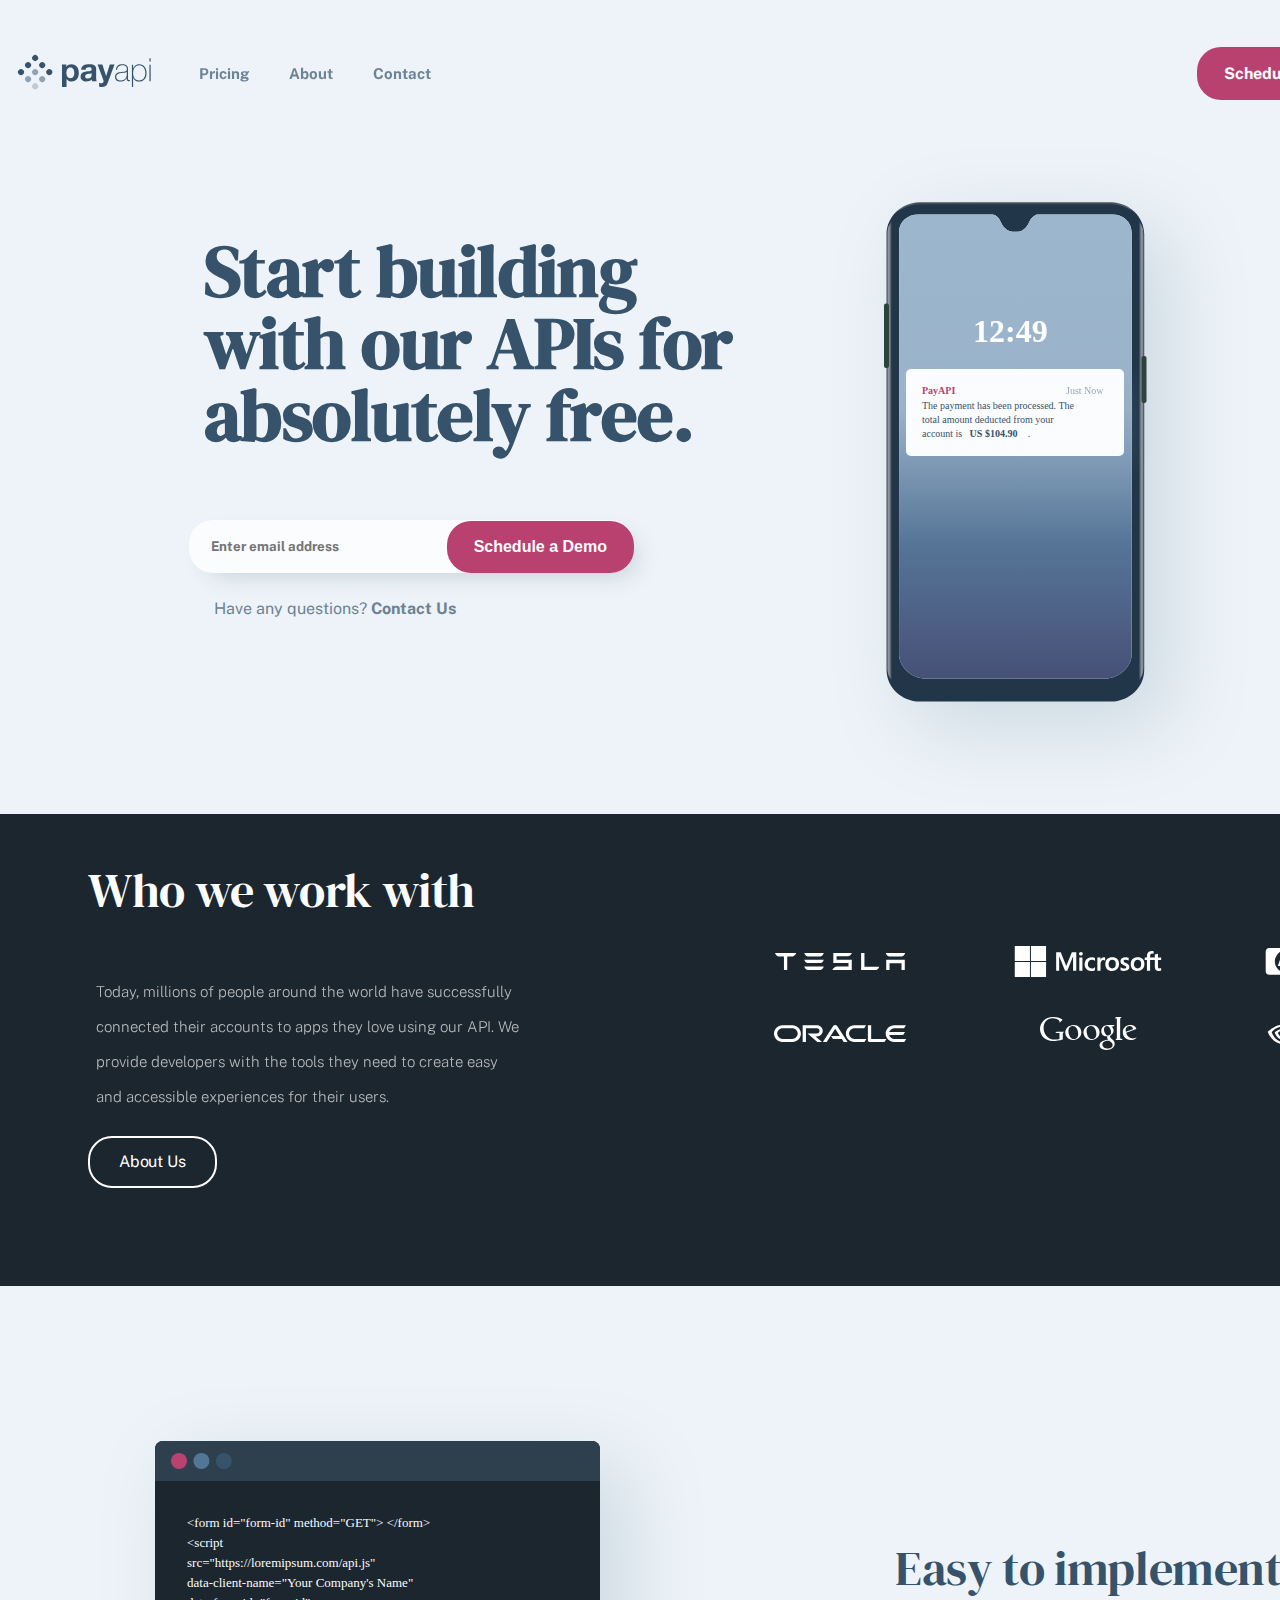
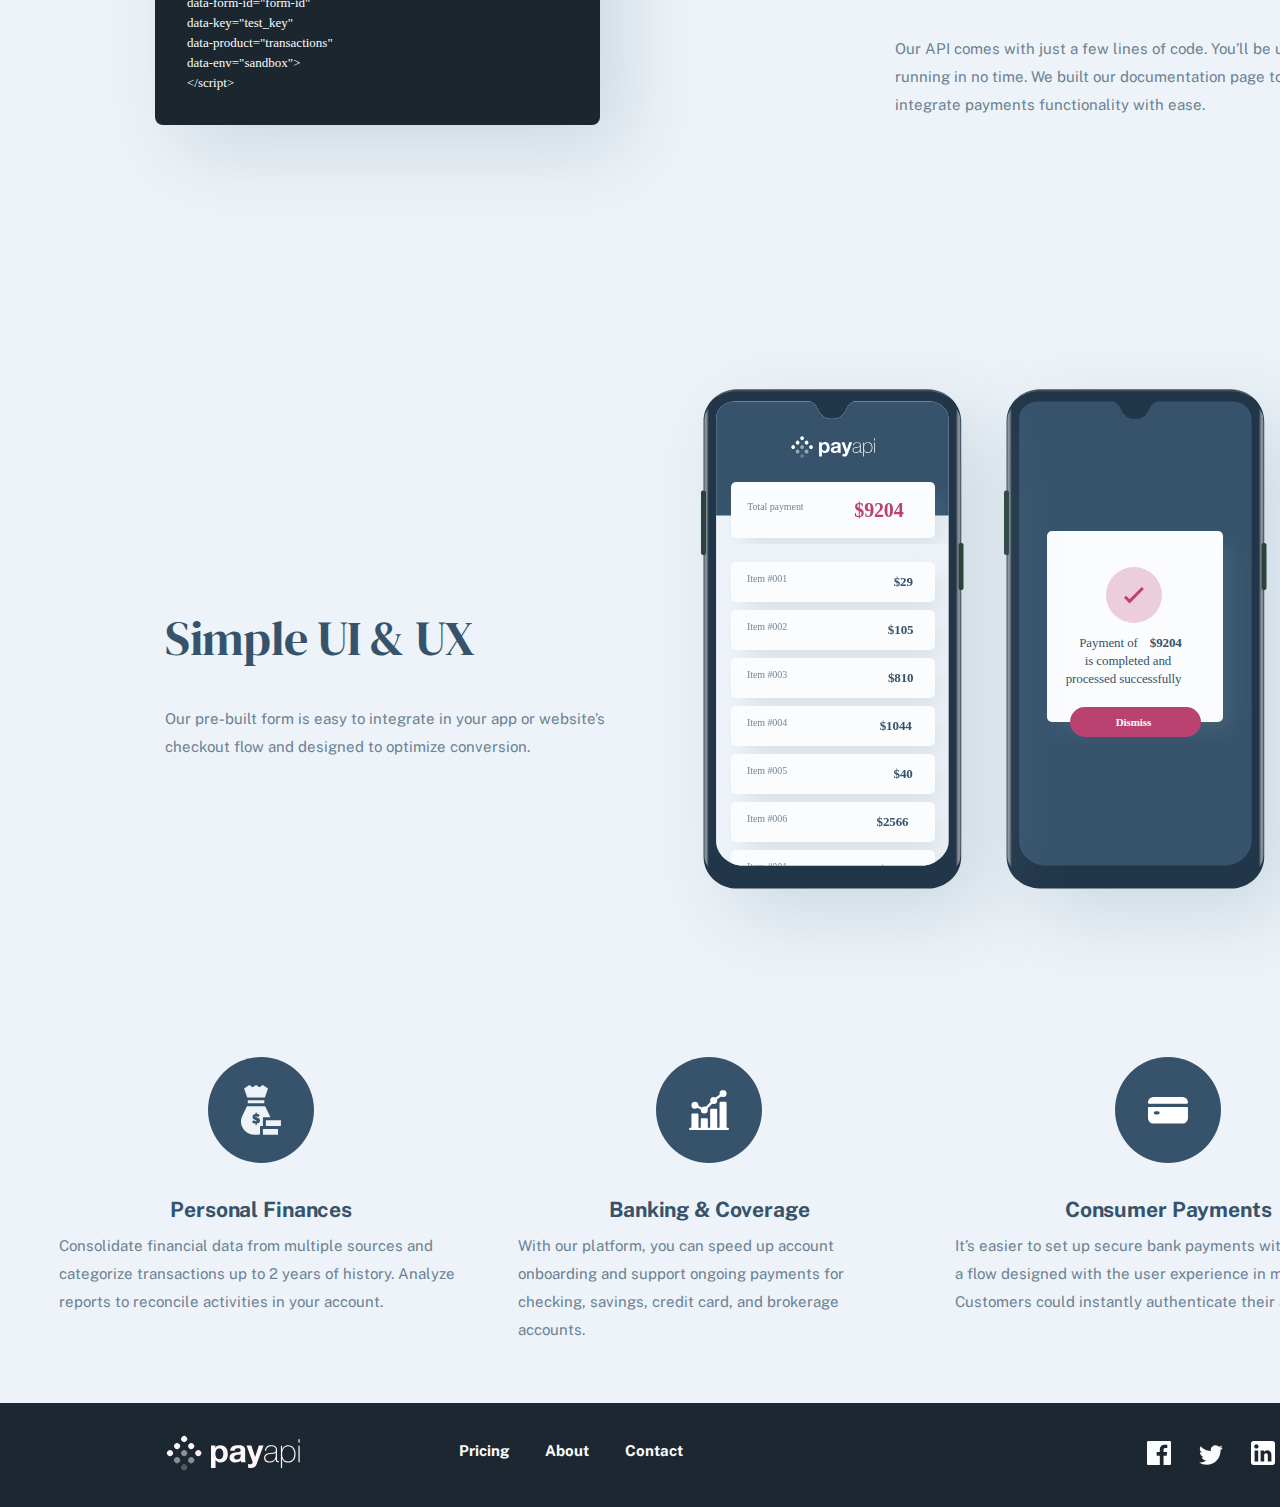
<file: index.html>
<!DOCTYPE html>
<html lang="en">

<head>
    <meta charset="UTF-8">
    <meta name="viewport" content="width=device-width, initial-scale=1.0">
    <title>Document</title>
    <link rel="stylesheet" href="style.css">
    <link rel="stylesheet" href="config.css">
    <link rel="stylesheet" href="footer.css">
    <link rel="stylesheet" href="top_navigation.css">
    <link rel="stylesheet" href="button.css">
    <link rel="stylesheet" href="media.css">
</head>

<body>
    <div class="fullscreen"> <!-- visas ekranas - uzdeta width ir height properties su backgroundu -->
        <header class="header-wrapper">
            <nav class="navigation container">
              <!-- Logo -->
              <a href="index.html" class="navigation__logo">
                <img src="./IMG/shared/desktop/logo.svg" alt="payapi logo" />
              </a>
              </button>
              <!-- Nav Links -->
              <ul class="navigation__list close">
                <li class="navigation__item">
                  <a class="navigation__link" href="pricing.html">Pricing</a>
                </li>
                <li class="navigation__item">
                  <a class="navigation__link" href="about.html">About</a>
                </li>
                <li class="navigation__item">
                  <a class="navigation__link" href="contact.html">Contact</a>
                </li>
                <li class="navigation__item">
                  <a class="navigation__link button primary" href="contact.html"
                    >Schedule a Demo</a
                  >
                </li>
              </ul>
            </nav>

        <header id="header"> <!-- first section, telefonas ir tekstas  -->

            <div class="cta">
                <div class="cta__container">
                    <img class="cta__img" src="./IMG/home/desktop/illustration-phone-mockup.svg"
                        alt="payapi in action on mobile phone">

                </div>
                <div class="cta__summary">
                    <h1 class="header__title">Start building with our APIs for absolutely free.</h1>
                    <form class="hero-form">
                        <input aria-label="Email Address" class="input" type="email"
                            placeholder="Enter email address" />
                        <button class="hero-form__button button primary" type="submit">
                            Schedule a Demo
                        </button>
                        <small class="hero-form__small">Have any questions?
                            <span class="hero-form__span">Contact Us</span>
                        </small>
                    </form>
                </div>
            </div>

        </header> <!-- first section end, iki tamsaus fono visi divai sudeti   -->

        <main id="main__home"> <!-- Sudeta tekstas ir logo visi, stilizavimo truksta, antro section pradzia  -->
            <section class="hero__container">
                <div class="hero">
                    <div class="hero__image__container">
                        <div class="hero__images">
                            <img class="hero__tesla hero__img hero__img__home" src="./IMG/shared/desktop/tesla.svg"
                            alt="tesla corporation private limited">
                        <img class="hero__microsoft hero__img hero__img__home" src="./IMG/shared/desktop/microsoft.svg"
                            alt="microsoft corporation private limited">
                        <img class="hero__hewlett hero__img hero__img__home" src="./IMG/shared/desktop/hewlett-packard.svg"
                            alt="hewlett parkard corporation private limited"><img
                            class="hero__oracle hero__img hero__img__home" src="./IMG/shared/desktop/oracle.svg"
                            alt="oracle corporation private limited">
                        <img class="hero__google hero__img hero__img__home" src="./IMG/shared/desktop/google.svg"
                            alt="google corporation private limited">
                        <img class="hero__nvidia hero__img hero__img__home" src="./IMG/shared/desktop/nvidia.svg"
                            alt="nvidia corporation private limited">
                        </div>
                    </div>
                    <div class="hero_signup">
                        <h2 class="hero__title">Who we work with</h2>
                        <p class="hero__summary">Today, millions of people around the world have successfully connected
                            their accounts to apps they love using our API. We provide developers with the tools they
                            need to create easy and accessible experiences for their users.</p>
                            <div class="button_about_us">
                            <a class="link--btn" href="/about">About Us</a>
                        </div>
                    </div>
                </div>
            </section> <!-- antro section pabaiga   -->

            <section class="secondary__cards">
                <div class="cards__one">
                    <div class="terminal_card">
                        <div class="card__holder">
                            <img class="card__img " src="./IMG/home/desktop/illustration-easy-to-implement.svg"
                                alt="illustration on implementation">
                        </div>
                        <div class="card__description">
                            <h2 class="card__title">Easy to implement</h2>
                            <p class="card__summary">Our API comes with just a few lines of code. You’ll be up and
                                running in no time. We built our documentation page to integrate payments functionality
                                with ease.</p>
                        </div>
                    </div>
                    <div class="two_phones_card">
                        <div class="card__holder">
                            <img class="card__img " src="./IMG/home/desktop/illustration-simple-ui.svg" alt="">
                        </div>
                        <div class="card__description">
                            <h2 class="card__title2">Simple UI &amp; UX</h2>
                            <p class="card__summary">Our pre-built form is easy to integrate in your app or website’s
                                checkout flow and designed to optimize conversion.</p>
                        </div>

                    </div>
                </div>
                <div class="cards__two">
                    <div class="card">
                        <div class="first_banking_icon">
                            <img class="card__img" src="./IMG/home/desktop/icon-personal-finances.svg"
                                alt="personal finances steps">
                        </div>
                        <div class="first_div_element_personal_finances">
                            <h3 class="card__subtitle">Personal Finances</h3>
                        </div>
                        <div class="first_paragpraph_cards_two">
                            <p class="card__summary"> Consolidate financial data from multiple sources and categorize
                                transactions up to 2 years of history. Analyze reports to reconcile activities in your
                                account.</p>
                        </div>
                    </div>
                    <div class="card">
                        <div class="second_stock_icon">
                            <img class="card__img" src="./IMG/home/desktop/icon-banking-and-coverage.svg"
                                alt="types of banking and coverage">
                        </div>
                        <div class="second_div_element_stock_market">
                            <h3 class="card__subtitle">Banking &amp; Coverage</h3>
                        </div>
                        <div class="second_paragpraph_cards_two">
                            <p class="card__summary">With our platform, you can speed up account onboarding and support
                                ongoing payments for checking, savings, credit card, and brokerage accounts.</p>
                        </div>
                    </div>
                    <div class="card">
                        <div class="third_wallet_icon">
                            <img class="card__img" src="./IMG/home/desktop/icon-consumer-payments.svg"
                                alt="banking payments systems">
                        </div>
                        <div class="third_div_element_wallet_icon">
                            <h3 class="card__subtitle">Consumer Payments</h3>
                        </div>
                        <div class="third_paragpraph_cards_two">
                            <p class="card__summary">It’s easier to set up secure bank payments with us through a flow
                                designed with the user experience in mind. Customers could instantly authenticate their
                                account.</p>
                        </div>

                    </div>
                </div>
            </section>
            

        </main>
        <footer class="footer">
  
            <div class="footer_logo">
              <a href="index.html"><img src="./IMG/shared/desktop/logo.svg" alt=" payapi logo"></a>
            </div>
      
            <div class="footer_section">
      
              <div class="footer_links links">
                <a href="pricing.html">Pricing</a>
                <a href="about.html">About</a>
                <a href="contact.html">Contact</a>
              </div>
      
              <div class="footer_social">
              <img src="IMG/shared/desktop/facebook.svg" alt="facebook">
              <img src="IMG/shared/desktop/twitter.svg" alt="twitter">
              <img src="IMG/shared/desktop/linkedin.svg" alt="linkedin">
    
              </div>
              
            </div>
           
          </footer>
  
    </div>

</body>

</html>
</file>
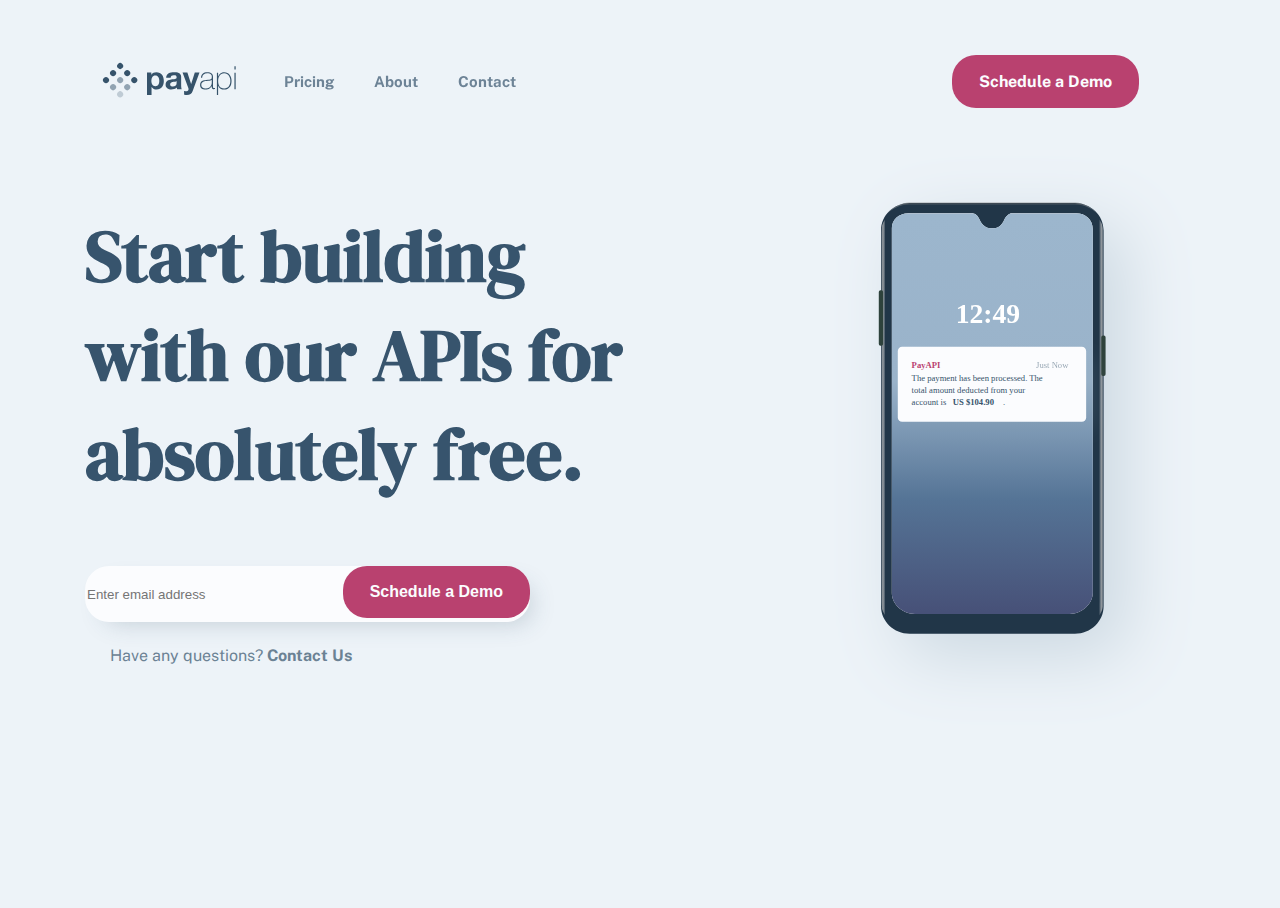
<file: Headeris/Bandymas/index.html>
<!DOCTYPE html>
<html lang="en">
<head>
    <meta charset="UTF-8">
    <title>Document</title>
    <link rel="stylesheet" href="navigation.css">
    <link rel="stylesheet" href="hero.css">
    <link rel="stylesheet" href="main.css">
    <link rel="stylesheet" href="button.css">
</head>
<body>
    <header class="header-wrapper">
      <nav class="navigation container">
        <!-- Logo -->
        <a href="index.html" class="navigation__logo">
          <img src="IMG/Group 21.svg" alt="payapi logo" />
        </a>
        </button>
        <!-- Nav Links -->
        <ul class="navigation__list close">
          <li class="navigation__item">
            <a class="navigation__link" href="pricing.html">Pricing</a>
          </li>
          <li class="navigation__item">
            <a class="navigation__link" href="about.html">About</a>
          </li>
          <li class="navigation__item">
            <a class="navigation__link" href="contact.html">Contact</a>
          </li>
          <li class="navigation__item">
            <a class="navigation__link button primary" href="contact.html"
              >Schedule a Demo</a
            >
          </li>
        </ul>
      </nav>
      <!-- Hero section -->
      <section class="homepage-hero container">
        <img
          class="homepage-hero__img"
          src="IMG/assets/home/desktop/illustration-phone-mockup.svg"
          alt="illustration mockup"
        />
        <div class="homepage-hero__left">
          <h1 class="homepage-hero__tagline">
            Start building with our APIs for absolutely free.
          </h1>
          <form class="hero-form">
            <input
              aria-label="Email Address"
              class="input"
              type="email"
              placeholder="Enter email address"
            />
            <button class="hero-form__button button primary" type="submit">
              Schedule a Demo
            </button>
            <small class="hero-form__small"
              >Have any questions?
              <span class="hero-form__span"  >Contact Us</span>
            </small>
          </form>
        </div>
      </section>
    </header>
</body>
</html>
</file>
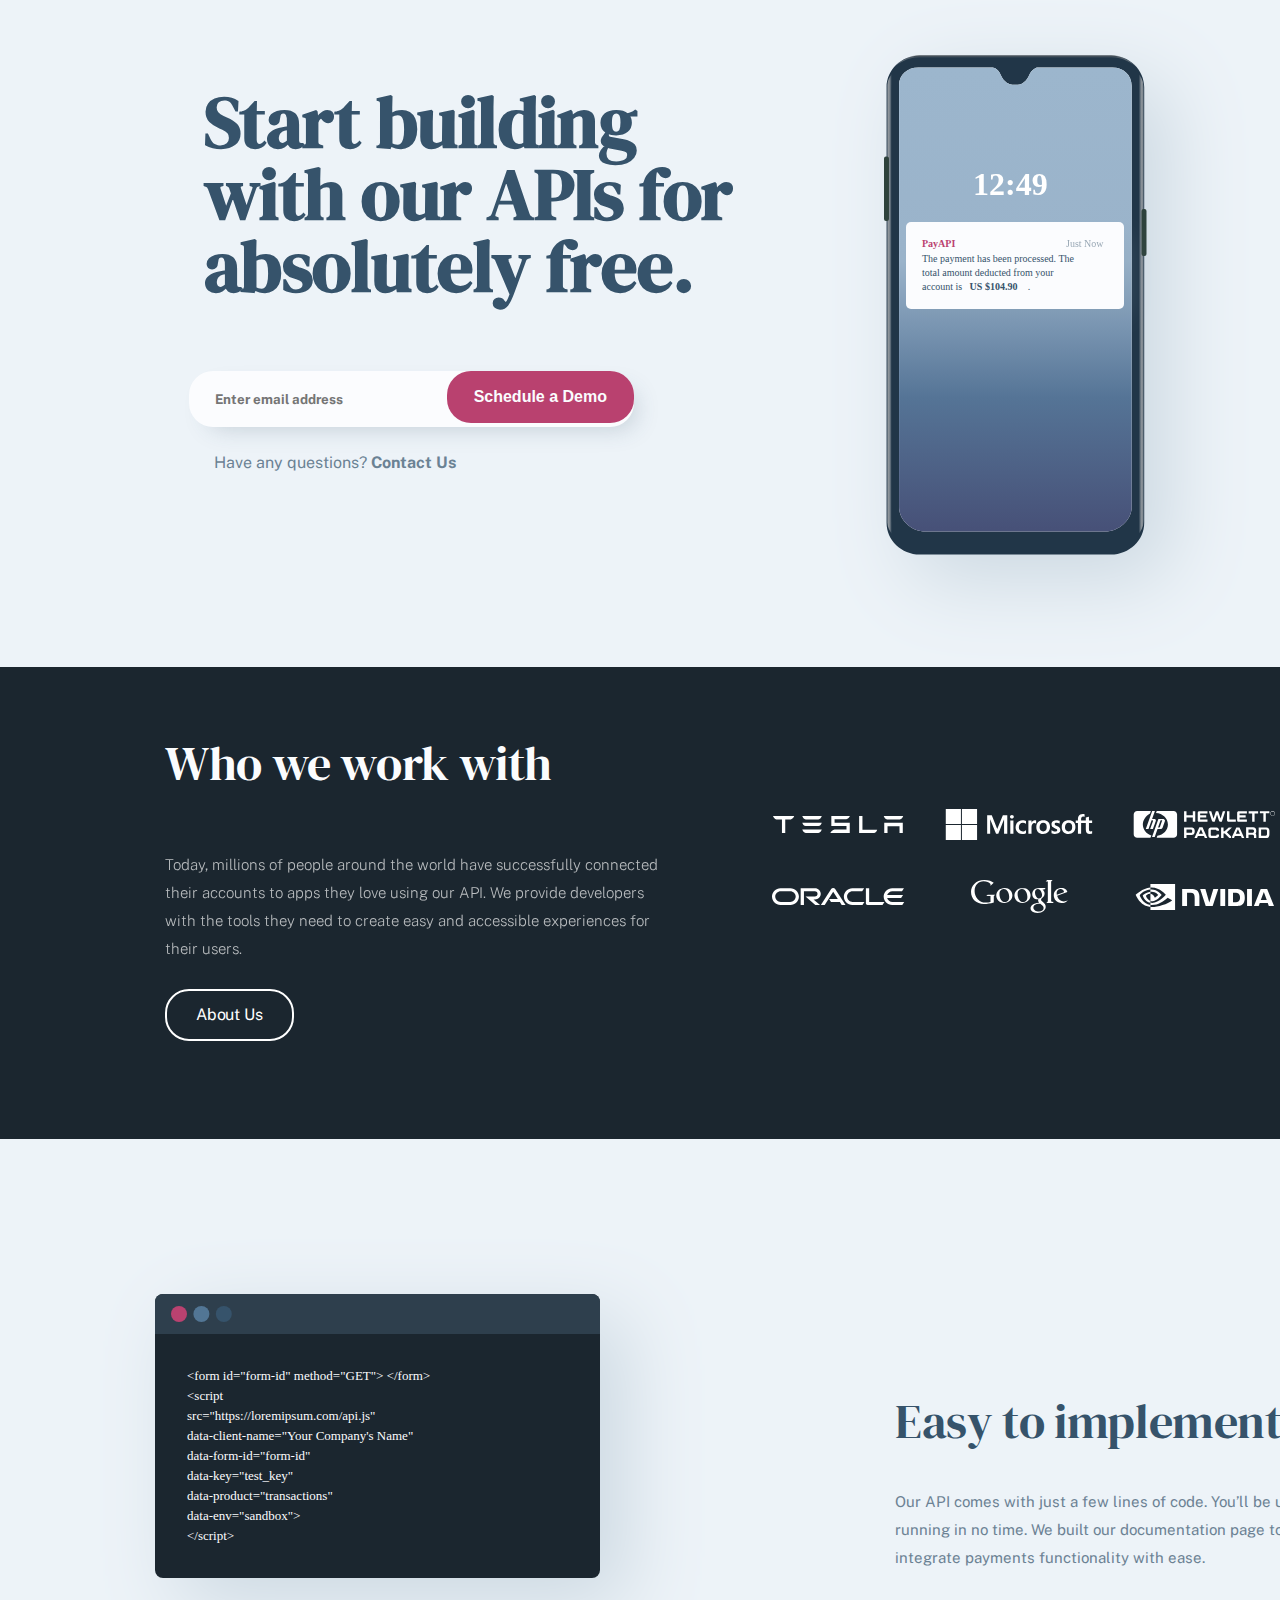
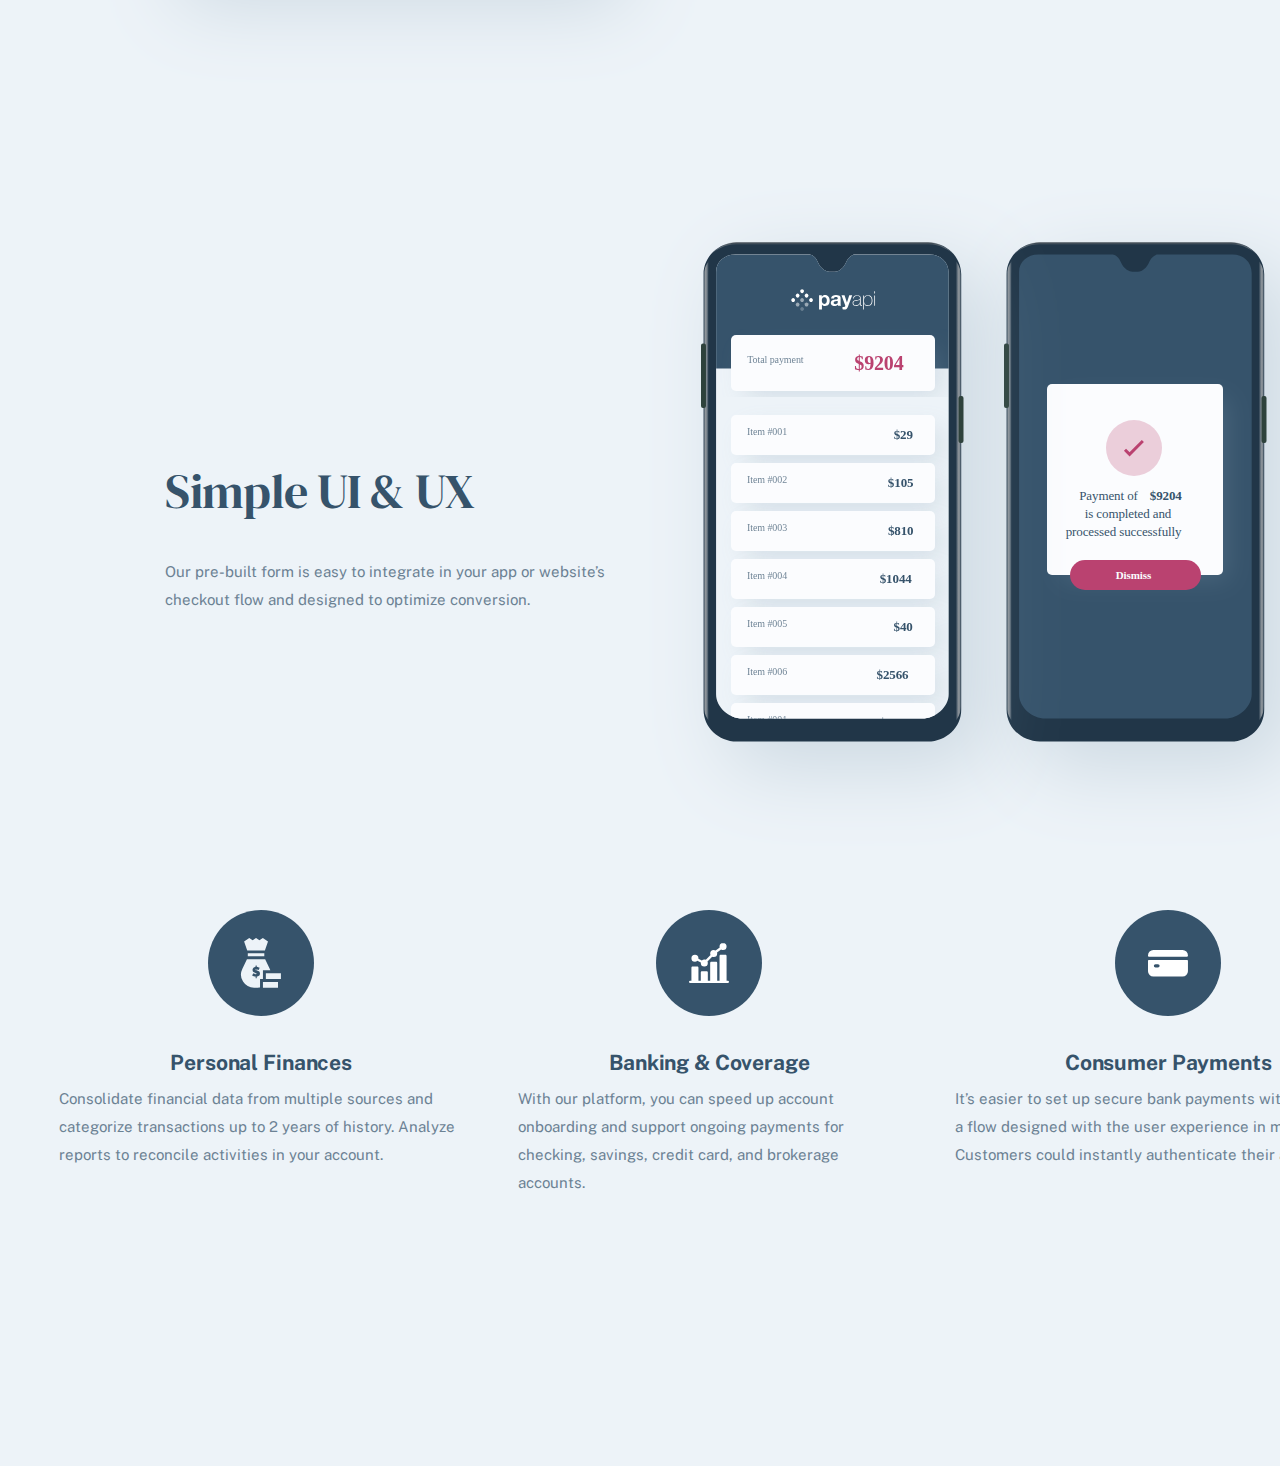
<file: Ziemos Projektas 1/Ziemos Projektas/index.html>
<!DOCTYPE html>
<html lang="en">

<head>
    <meta charset="UTF-8">
    <meta name="viewport" content="width=device-width, initial-scale=1.0">
    <title>Document</title>
    <link rel="stylesheet" href="style.css">
    <link rel="stylesheet" href="config.css">
</head>

<body>
    <div class="fullscreen"> <!-- visas ekranas - uzdeta width ir height properties su backgroundu -->

        <header id="header"> <!-- first section, telefonas ir tekstas  -->

            <div class="cta">
                <div class="cta__container">
                    <img class="cta__img" src="./images/illustration-phone-mockup.svg"
                        alt="payapi in action on mobile phone">

                </div>
                <div class="cta__summary">
                    <h1 class="header__title">Start building with our APIs for absolutely free.</h1>
                    <form class="hero-form">
                        <input aria-label="Email Address" class="input" type="email"
                            placeholder="Enter email address" />
                        <button class="hero-form__button button primary" type="submit">
                            Schedule a Demo
                        </button>
                        <small class="hero-form__small">Have any questions?
                            <span class="hero-form__span">Contact Us</span>
                        </small>
                    </form>
                </div>
            </div>

        </header> <!-- first section end, iki tamsaus fono visi divai sudeti   -->

        <main id="main__home"> <!-- Sudeta tekstas ir logo visi, stilizavimo truksta, antro section pradzia  -->
            <section class="hero__container">
                <div class="hero">
                    <div class="hero__image__container">
                        <div class="hero__images">
                            <img class="hero__tesla hero__img hero__img__home" src="./images/tesla.svg"
                                alt="tesla corporation private limited">
                            <img class="hero__microsoft hero__img hero__img__home" src="./images/microsoft.svg"
                                alt="microsoft corporation private limited">
                            <img class="hero__hewlett hero__img hero__img__home" src="./images/hewlett-packard.svg"
                                alt="hewlett parkard corporation private limited"><img
                                class="hero__oracle hero__img hero__img__home" src="./images/oracle.svg"
                                alt="oracle corporation private limited">
                            <img class="hero__google hero__img hero__img__home" src="./images/google.svg"
                                alt="google corporation private limited">
                            <img class="hero__nvidia hero__img hero__img__home" src="./images/nvidia.svg"
                                alt="nvidia corporation private limited">
                        </div>
                    </div>
                    <div class="hero_signup">
                        <h2 class="hero__title">Who we work with</h2>
                        <p class="hero__summary">Today, millions of people around the world have successfully connected
                            their accounts to apps they love using our API. We provide developers with the tools they
                            need to create easy and accessible experiences for their users.</p>
                            <div class="button_about_us">
                            <a class="link--btn" href="/about">About Us</a>
                        </div>
                    </div>
                </div>
            </section> <!-- antro section pabaiga   -->

            <section class="secondary__cards">
                <div class="cards__one">
                    <div class="terminal_card">
                        <div class="card__holder">
                            <img class="card__img " src="./images/illustration-easy-to-implement.svg"
                                alt="illustration on implementation">
                        </div>
                        <div class="card__description">
                            <h2 class="card__title">Easy to implement</h2>
                            <p class="card__summary">Our API comes with just a few lines of code. You’ll be up and
                                running in no time. We built our documentation page to integrate payments functionality
                                with ease.</p>
                        </div>
                    </div>
                    <div class="two_phones_card">
                        <div class="card__holder">
                            <img class="card__img " src="./images/illustration-simple-ui.svg" alt="">
                        </div>
                        <div class="card__description">
                            <h2 class="card__title2">Simple UI &amp; UX</h2>
                            <p class="card__summary">Our pre-built form is easy to integrate in your app or website’s
                                checkout flow and designed to optimize conversion.</p>
                        </div>

                    </div>
                </div>
                <div class="cards__two">
                    <div class="card">
                        <div class="first_banking_icon">
                            <img class="card__img" src="./images/icon-personal-finances.svg"
                                alt="personal finances steps">
                        </div>
                        <div class="first_div_element_personal_finances">
                            <h3 class="card__subtitle">Personal Finances</h3>
                        </div>
                        <div class="first_paragpraph_cards_two">
                            <p class="card__summary"> Consolidate financial data from multiple sources and categorize
                                transactions up to 2 years of history. Analyze reports to reconcile activities in your
                                account.</p>
                        </div>
                    </div>
                    <div class="card">
                        <div class="second_stock_icon">
                            <img class="card__img" src="./images/icon-banking-and-coverage.svg"
                                alt="types of banking and coverage">
                        </div>
                        <div class="second_div_element_stock_market">
                            <h3 class="card__subtitle">Banking &amp; Coverage</h3>
                        </div>
                        <div class="second_paragpraph_cards_two">
                            <p class="card__summary">With our platform, you can speed up account onboarding and support
                                ongoing payments for checking, savings, credit card, and brokerage accounts.</p>
                        </div>
                    </div>
                    <div class="card">
                        <div class="third_wallet_icon">
                            <img class="card__img" src="./images/icon-consumer-payments.svg"
                                alt="banking payments systems">
                        </div>
                        <div class="third_div_element_wallet_icon">
                            <h3 class="card__subtitle">Consumer Payments</h3>
                        </div>
                        <div class="third_paragpraph_cards_two">
                            <p class="card__summary">It’s easier to set up secure bank payments with us through a flow
                                designed with the user experience in mind. Customers could instantly authenticate their
                                account.</p>
                        </div>

                    </div>
                </div>
            </section>

        </main>

    </div>
</body>

</html>
</file>
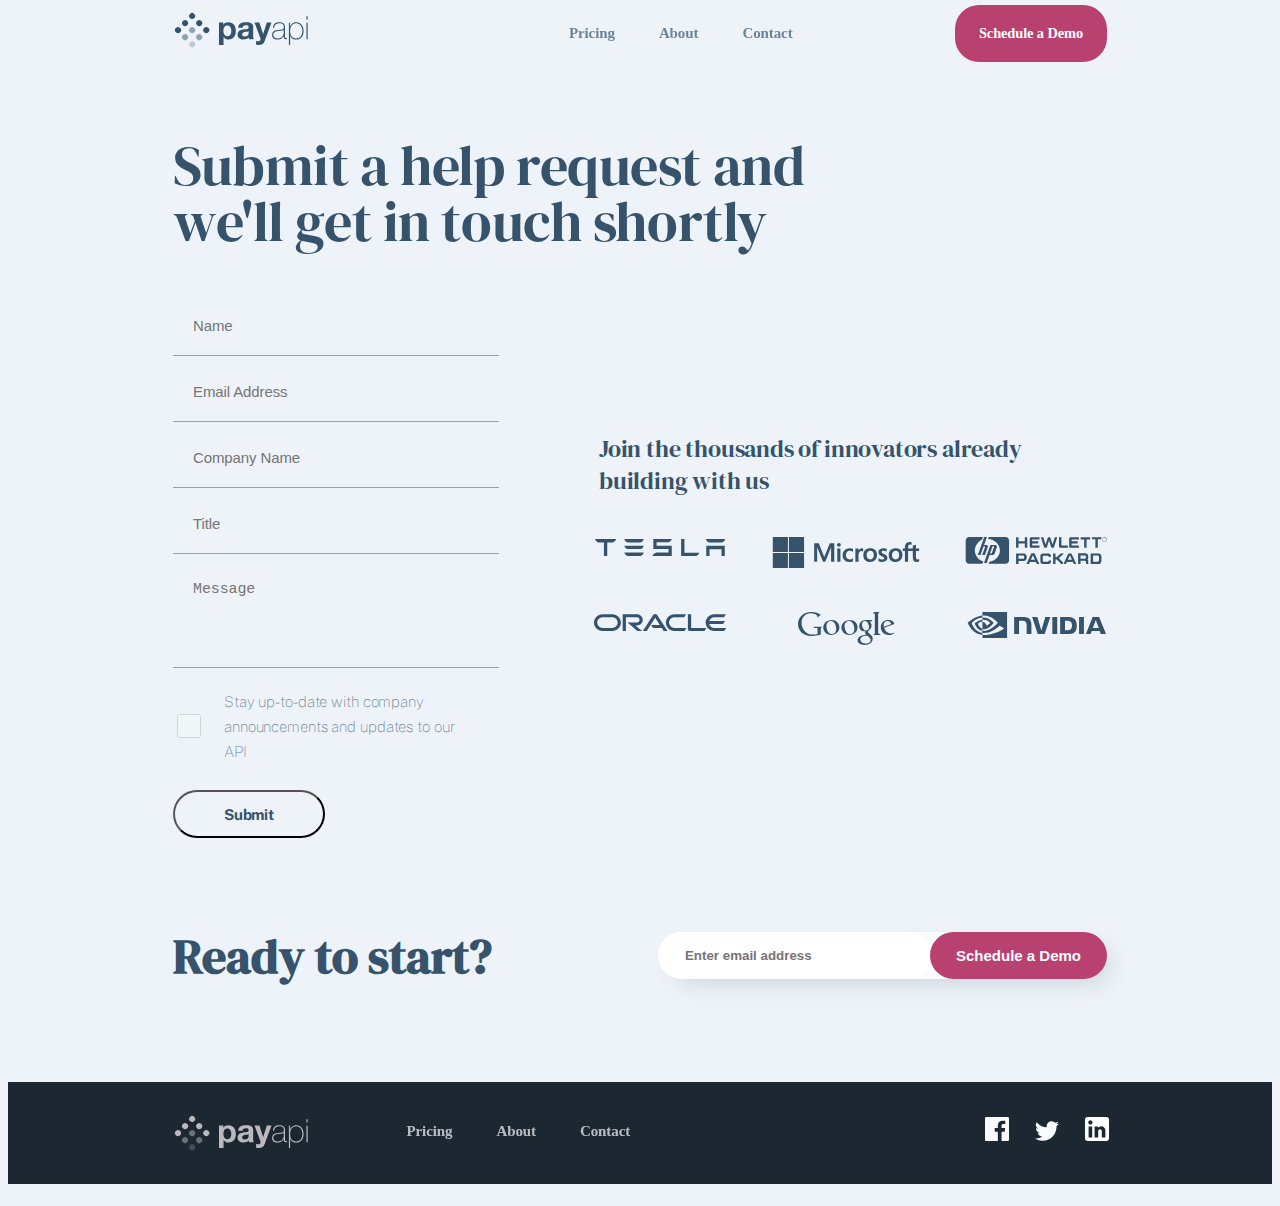
<file: contact.html>
<!DOCTYPE html>
<html lang="en">

<head>
    <meta charset="UTF-8">
    <meta name="viewport" content="width=device-width, initial-scale=1.0">
    <title>Document</title>
    <!-- <link rel="stylesheet" href="../variable.css"> --->
    <link rel="stylesheet" href="contact_page_css.css">

</head>

<body class=>
    <header class="header">
        <div class="header_logo">
            <a href="index.html"> <img src="IMG/shared/desktop/logo.svg" alt=" payapi logo"></a>
          </div>

        <nav class="navigation" >
          <div id="btnHamburger" class="header_menu navigation_menu hide_tablet">
            <span></span>
            <span></span>
            <span></span>
          </div>

          <div class="header_links navigation_links links hide_mobile">
            <a href="pricing.html">Pricing</a>
            <a href="about.html">About</a>
            <a href="contact.html">Contact</a>
          </div>
      
          <a href="#" class="header_action navigation_action hide_mobile button">Schedule a Demo</a>
        </nav>
      </header>

    <main class="contact_page_content">
        <section class="contact_page_main_content">

           
            <div class="contact_page_conteiner_for_flex">
                <div class="contact_page_conteiner_content">
                    <h1 class="contact_page_main_text">Submit a help request and we'll get in touch shortly</h1>
                    <div class="contact_page_conteiner_content_box_inside">
                        <div class="contact_page_conteiner_content_box_inside">
                            <form class="contact_page_user_information_form">

                                <input type="text" id="contact_page_form_fname" placeholder="Name">
                                <input type="email" id="contact_page_form_email" placeholder="Email Address">
                                
                                <input type="text" id="contact_page_form_company_name" placeholder="Company Name">
                                <input type="text" id="contact_page_form_title" placeholder="Title">
                                <textarea placeholder="Message" id="contact_page_form_message" rows="3"></textarea>
                                <div class="contact_page_form_checkbox_body">


                                    <p class="contact_page_form_checkbox_text"><label for="check" class="label">
                                            <input id="contact_page_form_checkbox" type="checkbox" name="check">Stay
                                            up-to-date with company announcements
                                            and updates to our API

                                        </label></p>
                                </div>
                                <button class="contact_page_form_button" id="contact_page_form_button">Submit</button>
                            </form>
                            <div class="contact_page_conteiner_partners_box">
                                <h5>Join the thousands of innovators already building with us</h5>
                                <div class="contact_page_conteiner_partners_box_tray">
                                    <div class="contact_page_conteiner_partners_box_tray_item">
                                        <img src="IMG/shared/desktop/tesla.svg" alt="tesla">
                                    </div>
                                    <div class="contact_page_conteiner_partners_box_tray_item">
                                        <img src="IMG/shared/desktop/microsoft.svg" alt="microsoft">
                                    </div>
                                    <div class="contact_page_conteiner_partners_box_tray_item">
                                        <img src="IMG/shared/desktop/hewlett-packard.svg" alt="hewlett-packard">
                                    </div>
                                    <div class="contact_page_conteiner_partners_box_tray_item">
                                        <img src="IMG/shared/desktop/oracle.svg" alt="oracle">
                                    </div>
                                    <div class="contact_page_conteiner_partners_box_tray_item">
                                        <img src="IMG/shared/desktop/google.svg" alt="google">
                                    </div>
                                    <div class="contact_page_conteiner_partners_box_tray_item">
                                        <img src="IMG/shared/desktop/nvidia.svg" alt="nvidia">
                                    </div>
                                </div>
                            </div>

                        </div>
                    </div>
                    <section class="action">
                        <h2>Ready to start?</h2> 
              
                        <form action="" class="form-email" method="get">
              
                            <input type="email" name="email" id="action-email" placeholder="Enter email address">
              
                            <input type="button" value="Schedule a Demo" class="btn-form">
              
                        </form>
                  
                      </section>
                </div>
            </div>

        </section>


    </main>
    <footer class="footer">

        <div class="footer_logo">
            <a href="index.html"><img src="./IMG/shared/desktop/logo.svg" alt=" payapi logo" width="135px"></a>
        </div>

        <div class="footer_section">

            <div class="footer_links links">
                <a href="pricing.html">Pricing</a>
                <a href="about.html">About</a>
                <a href="contact.html">Contact</a>
            </div>

            <div class="footer_social">
                <img src="./IMG/shared/desktop/facebook.svg" alt="facebook">
                <img src="./IMG/shared/desktop/twitter.svg" alt="twitter">
                <img src="./IMG/shared/desktop/linkedin.svg" alt="linkedin">

            </div>

        </div>

    </footer>
    <script></script>
</body>

</html>
</file>
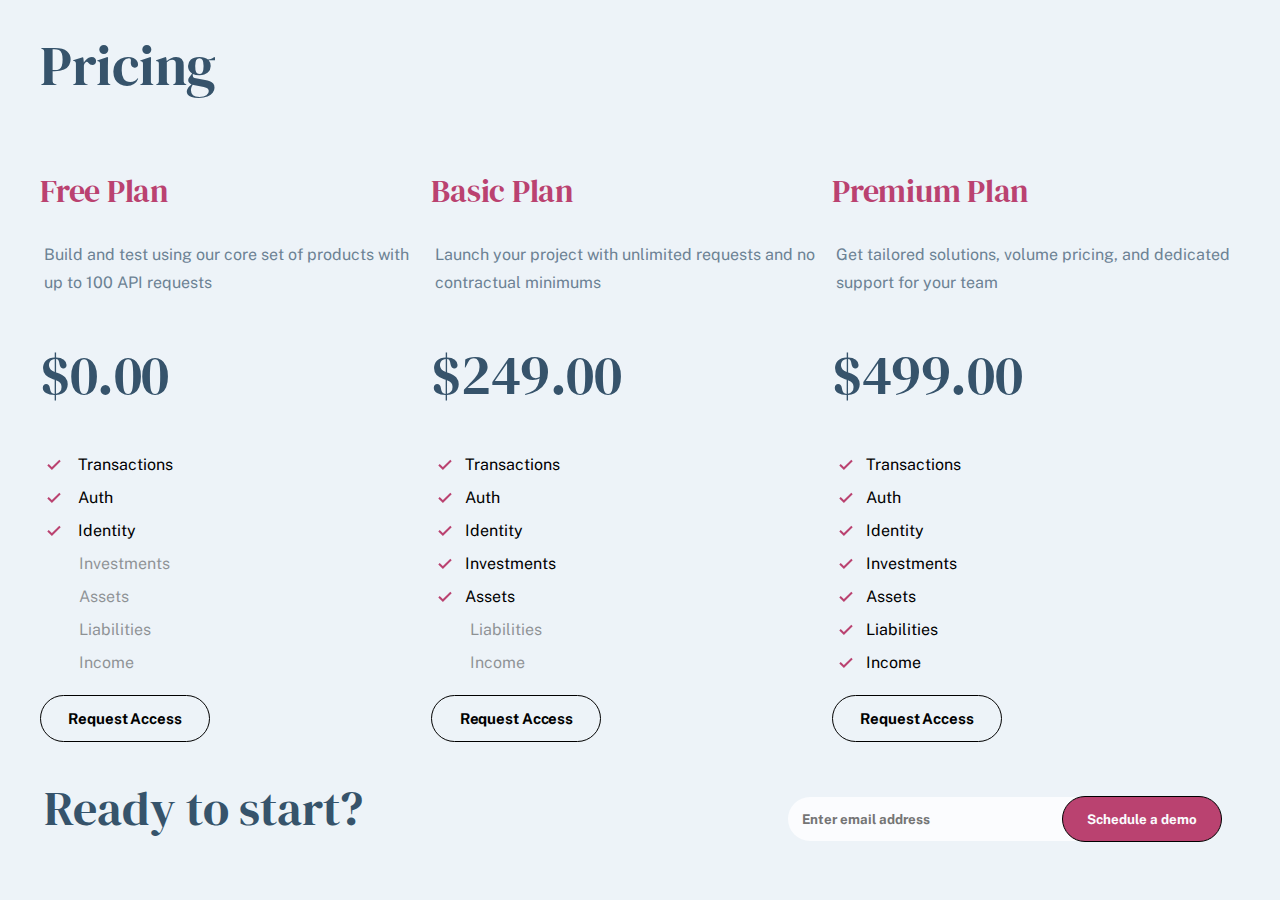
<file: Pricing-SV/pricing.html>
<!DOCTYPE html>
<html lang="en">
<head>
  <meta charset="UTF-8">
  <meta name="viewport" content="width=device-width, initial-scale=1.0">
  <link rel="stylesheet" href="css/pricing-style.css">
  <link rel="preconnect" href="https://fonts.googleapis.com">
<link rel="preconnect" href="https://fonts.gstatic.com" crossorigin>
<link href="https://fonts.googleapis.com/css2?family=Barlow:wght@600&family=DM+Serif+Display&family=Fraunces:ital,opsz,wght@1,9..144,700&family=Lexend+Deca&family=Public+Sans&display=swap" rel="stylesheet">
  <title>Pricing</title>
</head>
<body>
 
  <main>
   <div class="container">
    <h1 class="pricingtext">Pricing</h1>
    <div class="plans">
      <div class="free plan">
        <h2>Free Plan</h2>
        <p>Build and test using our core set of products with up to 100 API requests</p>
        <h1>$0.00</h1>
        <ul>
          <li><img src="img/shared/desktop/icon-check.svg" alt=""> Transactions</li>
          <li><img src="img/shared/desktop/icon-check.svg" alt=""> Auth</li>
          <li><img src="img/shared/desktop/icon-check.svg" alt=""> Identity</li>
          <li class="t1">Investments</li>
          <li class="t1">Assets</li>
          <li class="t1">Liabilities</li>
          <li class="t1">Income</li>
        </ul>
        <button onclick="redirect('contact.html')" class="request-access">Request Access</button>
        
 </div>
 <div class="basic plan">
  <h2>Basic Plan</h2>
  <p>Launch your project with unlimited requests and no contractual minimums</p>
  <h1>$249.00</h1>
  <ul>
    <li><img src="img/shared/desktop/icon-check.svg" alt="">Transactions</li>
    <li><img src="img/shared/desktop/icon-check.svg" alt="">Auth</li>
    <li><img src="img/shared/desktop/icon-check.svg" alt="">Identity</li>
    <li><img src="img/shared/desktop/icon-check.svg" alt="">Investments</li>
    <li><img src="img/shared/desktop/icon-check.svg" alt="">Assets</li>
    <li class="t1">Liabilities</li>
    <li class="t1">Income</li>
  </ul>
  <button onclick="redirect('contact.html')" class="request-access">Request Access</button>
    
   </div>
   <div class="premium plan">
    <h2>Premium Plan</h2>
    <p>Get tailored solutions, volume pricing, and dedicated support for your team</p>
    <h1>$499.00</h1>
    <ul>
      <li><img src="img/shared/desktop/icon-check.svg" alt="">Transactions</li>
      <li><img src="img/shared/desktop/icon-check.svg" alt="">Auth</li>
      <li><img src="img/shared/desktop/icon-check.svg" alt="">Identity</li>
      <li><img src="img/shared/desktop/icon-check.svg" alt="">Investments</li>
      <li><img src="img/shared/desktop/icon-check.svg" alt="">Assets</li>
      <li><img src="img/shared/desktop/icon-check.svg" alt="">Liabilities</li>
      <li><img src="img/shared/desktop/icon-check.svg" alt="">Income</li>
    </ul>
    <button onclick="redirect('contact.html')" class="request-access">Request Access</button>
    <script>
      function redirect(destination) {
        window.location.href = destination;
      }
    </script>
   </div>
   </div>
  <p class="ready-to-start">Ready to start?</p>
    </div>
    <div>
    <form>
    <input type="email" name="email" class="email" placeholder="Enter email address">
      <button class="schedule-button" type="submit">Schedule a demo</button>
    </form>
 </div>

  </main>
 
</body>
</html>
</file>
<file: style.css>
*,
:after,
:before {
    
    padding: 0;
    margin: 0;
    box-sizing: border-box;
}

.fullscreen {
    width: 1440px;
    height: 3066px;
    background: #EDF3F8;
    margin: 0 auto;
}

.cta {
    display: flex;
    flex-direction: row-reverse;
    padding: 0 10.3125rem;
    line-height: 1.5;
    font-family: "Public Sans", sans-serif;
    font-size: 15px;
    margin: 0;
    box-sizing: border-box;
    margin-top: 0;

}

.cta__container {
    -webkit-flex: 1 1 40%;
    flex: 1 1 40%;

}

.header__title {
    font-family: "DM Serif Display", serif;
    color: #36536b;
    padding: 0 .9375rem;
    text-align: left;
    font-size: 4.5rem;
    line-height: 72px;
    letter-spacing: -.55px;
    margin-top: -6rem;
    margin-bottom: 3.375rem;
}

h2 {
    display: block;
    font-size: 1.5em;
    margin-block-start: 0.83em;
    margin-block-end: 0.83em;
    margin-inline-start: 0px;
    margin-inline-end: 0px;
    font-weight: bold;
}


.hero__container {
    display: flex;
    flex-direction: row-reverse;
    width: 1440px;
    height: 472px;
    flex-shrink: 0;
    background-color: #1b262f;
    padding-bottom: 6.95rem;
    align-items: flex-end;

}

.hero__images {
    display: grid;
    grid-template-columns: 1fr 1fr 1fr;
    gap: 2.5rem;
    justify-items: center;
    place-items: center;
    filter: brightness(0) invert(1);
    margin-left: 1rem;

}

.hero {
    display: -webkit-flex;
    display: flex;
    -webkit-flex-direction: row-reverse;
    flex-direction: row-reverse;
    -webkit-justify-content: left;
    justify-content: left;
    -webkit-align-items: center;
    align-items: center;
    /* margin-left: 165px;
    margin-right: 165px; */
}


.main .hero__signup {
    color: #fff;
    text-align: center;
    padding-top: 0.3125rem;
    max-width: 457px;
    /* margin: auto; */
    
}

.hero_signup {
    flex: 0 0 50%;
    padding-right: 100px;
    height: 100%;
}

.hero__summary {
    font-family: "Public Sans", sans-serif;
    color: #fff;
    margin: 0;
    font-size: .9375rem;
    line-height: 35px;
    font-weight: 200;
    text-align: left;
    padding: 1rem 6rem;
    opacity: 0.7;
    /* margin-left: 15.5rem; */
}

.hero__title {
    font-family: DM Serif Display;
    font-size: 48px;
    font-style: normal;
    font-weight: 400;
    line-height: 56px;
    /* 116.667% */
    letter-spacing: -0.369px;
    color: #FBFCFE;
    margin-left: 5.5rem;
}


.cards__one .terminal_card {
    display: -webkit-flex;
    display: flex;
    -webkit-justify-content: space-between;
    -webkit-align-items: center;
    align-items: center;
    margin: 100px;
}

.cards__two {
    display: -webkit-flex;
    display: flex;
    -webkit-flex-wrap: nowrap;
    flex-wrap: nowrap;
    padding: 2.4375rem;

    gap: 15px;
}

.cta__summary {
    line-height: 1.5;
    font-family: "Public Sans", sans-serif;
    font-size: 15px;
    box-sizing: border-box;
    padding: 0 1.5rem;
    margin: auto;
    flex: 1 1 60%;
    max-width: 100%;
}


.hero__image__container {
    flex: 0 0 50%;
}

.two_phones_card {
    display: -webkit-flex;
    display: flex;
    -webkit-justify-content: space-between;
    -webkit-align-items: center;
    align-items: center;
    flex-direction: row-reverse;
    margin-left: 165px;
    margin-right: 70px;
}

.card__title {

    color: #36536B;
    font-family: DM Serif Display;
    font-size: 48px;
    font-style: normal;
    font-weight: 400;
    line-height: 56px;
    /* 116.667% */
    letter-spacing: -0.369px;
}

.card__title2 {

    color: #36536B;
    font-family: DM Serif Display;
    font-size: 48px;
    font-style: normal;
    font-weight: 400;
    line-height: 56px;
    /* 116.667% */
    letter-spacing: -0.369px;
}

.card__summary {
    color: #6C8294;
    font-family: Public Sans;
    font-size: 15px;
    font-style: normal;
    font-weight: 400;
    line-height: 28px;
}

.card__description {
    width: 445px;

}

.card {
    display: flex;
    flex-direction: column;
    align-items: center;
    padding: 20px;
}

.first_banking_icon {
    margin-bottom: 30px;
}

.second_stock_icon {
    margin-bottom: 30px;
}

.third_wallet_icon {
    margin-bottom: 30px;
}

.first_div_element_personal_finances {
    color: #36536B;

    text-align: center;
    font-family: Public Sans;
    font-size: 18px;
    font-style: normal;
    font-weight: 700;
    line-height: 25px;
    /* 138.889% */
    letter-spacing: -0.138px;
}

.second_div_element_stock_market {
    color: #36536B;

    text-align: center;
    font-family: Public Sans;
    font-size: 18px;
    font-style: normal;
    font-weight: 700;
    line-height: 25px;
    /* 138.889% */
    letter-spacing: -0.138px;
}

.third_div_element_wallet_icon {
    color: #36536B;

    text-align: center;
    font-family: Public Sans;
    font-size: 18px;
    font-style: normal;
    font-weight: 700;
    line-height: 25px;
    /* 138.889% */
    letter-spacing: -0.138px;
}


.card__summary {
    margin-top: 10px;
}

.form-email {
    background-color: hsl(220, 60%, 99%);
    border-radius: 24px;
    display: flex;
    width: 445;
    box-shadow: 10px 10px 25px -10px hsla(207, 33%, 32%, 0.251);
}

.btn-form {
    border: none;
    border-radius: 24px;
    padding: 15px 26px;
    background-color: hsl(337, 48%, 49%);
    font-size: 15px;
    font-weight: 700;
    color: hsl(220, 60%, 99%);
}

.cta__questions {
    line-height: 1.5;
    font-family: "Public Sans", sans-serif;
    font-size: 15px;
    padding: 0;
    box-sizing: border-box;
    margin: 1.5rem auto 0;
    color: #6c8294;
    text-align: left;
}

.cta__summary--anchor {
    line-height: 1.5;
    font-family: "Public Sans", sans-serif;
    font-size: 15px;
    text-align: left;
    margin: 0;
    box-sizing: border-box;
    position: relative;
    text-decoration: none;
    border: 2px solid transparent;
    border-radius: 20px;
    padding: .1rem .5rem;
    color: #6c8294;
    font-weight: 700;
}

.hero-form {
    width: 100%;
    display: flex;
    flex-direction: column;
    position: relative;
    max-width: 445px;
    top: 15px;
    right: 0;

}

.hero-form__button {
    box-sizing: border-box;
    position: absolute;
    top: 0.5px;
    right: 0;
    border: 1px solid transparent;
    text-align: center;
    cursor: pointer;
    font-size: 1rem;
    font-weight: bold;
    border-radius: 24px;
    background-color: var(--color-primary-dark-pink);
    color: var(--light-text);
    padding: 16px 26px;
}

.hero-form__small {

    font-family: var(--font-public-sans);
    box-sizing: border-box;
    font-size: 1rem;
    color: var(--accent-text);
    margin: 24px 25px;
}

.hero-form__span {
    font-weight: bold;
}

.input {
    width: 445px;
    height: 52.5px;
    flex-shrink: 0;
    border-radius: 24px;
    border: none;
    background: #FBFCFE;
    box-shadow: 10px 10px 25px -10px rgba(54, 83, 107, 0.25);
    font-family: var(--font-public-sans);
    color: var(--light-text);
    font-weight: bold;
    padding: 16px 22px;
}

.link--btn {
    line-height: 1.5;
    font-family: "Public Sans", sans-serif;
    text-align: center;
    font-size: 1rem;
    letter-spacing: -.12px;
    color: #fff;
    text-decoration: none;
    border: 2px solid #fff;
    padding: .9rem 1.8rem;
    border-radius: 24px;
    margin: 56px auto 0;
    max-width: 130px;
    margin-left: 0;
}

.button_about_us {
    margin-top: 20px;
    margin-left: 5.5rem;
}

.card__image {
    width: 106px;
    height: 106px;
}
</file>
<file: config.css>
@import url('https://fonts.googleapis.com/css2?family=DM+Serif+Display&display=swap');
@import url('https://fonts.googleapis.com/css2?family=Public+Sans:wght@300;400;500;700&display=swap');
:root {
  /* Font Family */
  --font-dm-serif: 'DM Serif Display', serif;
  --font-public-sans: 'Public Sans', sans-serif;
  /* Font sizes */
  --font-h1-large: 4.5rem; /* 72px */
  /* Basic spacing */
  --spacing-lg: 3rem; /* 48px */
  /* Screen sizes */
  --screen-xl: 1110px;
  /* Primary color */
  
  /* Text */
  --dark-text: hsl(207, 33%, 32%);
  --light-text: hsl(220, 60%, 99%);
  --accent-text: hsl(207, 16%, 50%);
  --faded-text: hsl(207, 33%, 32%); 
  /* Buttons */
  --primary-button-hover: hsl(337, 60%, 64%);




 /* __________BACKGROUND__________ */

--color-background: #edf3f8; 



 /* __________PRIMARY__________ */ 

 --color-primary-dark-pink: hsl(337, 48%, 49%);

}
/*
__________PRIMARY__________

$color-primary-link-water-white: hsl(220, 60%, 99%);



/*

__________SECONDARY__________
$color-secondary-san-juan-blue: hsl(207, 33%, 32%);
$color-secondary-mirage-blue: hsl(207, 27%, 15%);
$color-secondary-charm-pink-active: hsl(337, 60%, 64%);
$color-secondary-light-san-juan-blue: hsl(207, 16%, 50%);

__________TYPOGRAPHY__________
__________FONT FAMILIY __________      
$font-dm: 'DM Serif Display', serif-display;
$font-public-sans: 'Public Sans', public-sans;

__________HEADIGS__________
$heading-h1-large: 72px, 72px line; DM
$heading-h1-small: 56px, 56px line; DM
$heading-h2: 48px, 56px line; DM
$heading-h3-big: 32px, 40px line; DM
$heading-h3-small: 18px, 25, line; Public sans
$heading-h4::after24px, 32 px line; DM

__________BODY__________
$body-body: 15px, 28px line; Public sans

__________BUTTONS__________
__________PRIMARY__________
$btn-primary-normal-state-light:
$btn-primary-hover-state-licht: 
$btn-primary-disable-state-light: 

__________SECONDARY__________
$btn-secondary-normal-state-light:
$btn-secondary-hover-state-light: 
$btn-secondary-disable-state-light: 
$btn-secondary-normal-state-dark: 
$btn-secondary-hover-state-dark: 
$btn-secondary-disable-state-dark: 

__________CHECKBOX__________
$checkbox-normal-state: 
$checkbox-active-state: 
$checkbox-disable-state: 


CSS
body {
    min-height: 100vh;
    text-rendering: optimizeSpeed;
    background-color: #EDF3F8;
    font-family: "Public Sans", sans-serif;
    font-size: 0.9375rem;
    line-height: 1.75rem;
    color: #6b8294;
  }

  h1, h2, h4, h5 {
    font-family: "DM Serif Display", serif;
  }
  
  h1 {
    font-size: 4.5rem;
    color: #36536b;
    line-height: 4.5rem;
    letter-spacing: -0.55px;
  }

  button, .button {
    padding: 0.9375rem 1.5625rem;
    border-radius: 1.5rem;
    background-color: #b9416f;
    box-shadow: rem(10) rem(10) rem(25) rgba(55, 84, 109, 0.268);

    */
</file>
<file: footer.css>
.footer {
    background: #1c2731;
    background-repeat: no-repeat;
    background-size: 780px;
    background-position: 980px -150px, center;
    padding: 31px 165px;
    display: flex;
    align-items: center;
    justify-content: space-between;
    font-family: Public Sans;

}

.footer_logo {
    flex: 1;
}

.footer_logo {
    opacity: 1;
}

.footer_section {
    flex: 3;
    display: flex;
    justify-content: space-between;
}

.footer_links a {
    color: hsl(220, 60%, 99%);
    font-family: Public Sans;
    font-size: 15px;
    font-style: normal;
    font-weight: 700;
    line-height: normal;
    padding: 1rem;
    text-decoration: none;
}

.footer_social img {
    color: hsl(220, 60%, 99%);
    font-size: 1.5rem;
}

.footer_social img:hover {
    background-color: hsl(337, 60%, 64%);
    color: hsl(337, 60%, 64%);
}

.footer_social img:not(:first-child) {
    margin-left: 1.5rem;
}

.footer_logo {
    filter: invert(150%) sepia(107%) saturate(10%) hue-rotate(287deg) brightness(115%) contrast(100%);
}
</file>
<file: top_navigation.css>
ul {
    margin: 0;
    padding: 0;
  }
  
  .navigation {
      display: flex;
      align-items: center;
      justify-content: space-between;
      padding: 2.5rem 1rem;
      font-family: var(--font-public-sans);
    }
    
    .navigation__list {
       
      list-style-type: none;
        background-color: transparent;
        position: relative;
        width: 100%;
        padding: 0;
        font-size: 1rem;
        display: flex;
        justify-content: space-between;
        flex: 7;
        font-size: 15px;
        
        
      }
      
  .navigation__item:nth-child(3) {
        margin-right: 0;
        opacity: 0.7;
        font-weight: 700;
      }
    
  .navigation__item:last-child {
        margin-left: auto;
        justify-content: flex-end;
        
      }
    
  .navigation__item:nth-child(1) {
        padding: 0;
        border-top: none;
        margin-left: var(--spacing-lg);
        opacity: 0.7;
        font-weight: 700;
  }
  
  
  .navigation__item:nth-child(2) {
    
    opacity: 0.7;
    font-weight: 700;
  
  }
    
  .navigation__item {
      padding: 1.5rem 0;
      align-self: center;
      margin-right: 40px;
    }
    
    .navigation__link {
      text-decoration: none;
      color: var(--faded-text);
    }
  
  
    .navigation__item:nth-child(1):hover{
      color: #36536B;
      font-weight: 700;
      opacity: 1;
    }
  
    .navigation__item:nth-child(2):hover {
      color: #36536B;
      font-weight: 700;
      opacity: 1;
    }
  
    .navigation__item:nth-child(3):hover {
      color: #6b3636;
      font-weight: 700;
      opacity: 1;
    }
</file>
<file: button.css>
.button {
    padding: 0.375rem 0.75rem;
    background-color: transparent;
    border: 1px solid transparent;
    text-align: center;
    cursor: pointer;
    font-size: 1rem;
    font-weight: bold;
    border-radius: 24px;
  }
  
  .primary {
    background-color: var(--color-primary-dark-pink);
    color: var(--light-text);
    padding: 16px 26px;
  }
  
  .primary:hover {
    background-color: var(--primary-button-hover);
  }
</file>
<file: media.css>
@media screen and (max-width:1023px) {
    .fullscreen {
        width: 768px;
        height: 3417px;
    }

    .cta {
        display: flex;
        flex-direction: column;
    }

    .cta__container {
        margin-left: 120px;
        margin-bottom: 60px;
    }

    .cta__img {
        width: 181px;
        height: 279px;
    }


    .input {
        width: 391px;
        height: 52.5px;
        flex-shrink: 0;
        border-radius: 24px;
        border: none;
        background: #FBFCFE;
        box-shadow: 10px 10px 25px -10px rgba(54, 83, 107, 0.25);
        font-family: var(--font-public-sans);
        color: var(--light-text);
        font-weight: bold;
        padding: 16px 22px;
    }

    .header__title {
        font-family: "DM Serif Display", serif;
        color: #36536b;
        padding: 0 .9375rem;
        text-align: left;
        font-size: 2rem;
        line-height: 61px;
        letter-spacing: -.55px;
        margin-top: -5rem;
        margin-bottom: 1.1rem;
    }

    .cta__summary {
        line-height: 3.5;
        font-family: "Public Sans", sans-serif;
        font-size: 1px;
        box-sizing: border-box;
        padding: 0 1.5rem;
        /* margin: auto; */
        /* flex: 1 1 60%; */
        width: 100%;
    }

    .hero-form__small {
        margin-left: 70px;
        margin-top: 10px;
        margin-bottom: 50px;
    }

    .hero__container {
        width: 768px;
        height: 615px;
        flex-shrink: 0;
        display: flex;
        flex-direction: column;
        flex-wrap: wrap;
    }

    .hero {
        display: -webkit-flex;
        display: flex;
        -webkit-justify-content: left;
        justify-content: left;
        -webkit-align-items: center;
        align-items: center;
        flex-wrap: wrap;
        -webkit-flex-direction: row;
        flex-direction: row;
        padding: 50px 100px 0 100px;
    }

    .hero_signup {
        flex: 0 0 5cqw;
        padding-right: 100px;
        height: 100%;
    }

    .hero__image__container {
        flex: 0 0 50%;
    }

    .hero__title {
        /* margin: 0 auto; */
    }

    
}
</file>
<file: Headeris/Bandymas/navigation.css>
ul {
  margin: 0;
  padding: 0;
}

.navigation {
    display: flex;
    align-items: center;
    justify-content: space-between;
    padding: 2.5rem 1rem;
    font-family: var(--font-public-sans);
  }
  
  .navigation__list {
     
    list-style-type: none;
      background-color: transparent;
      position: relative;
      width: 100%;
      padding: 0;
      font-size: 1rem;
      display: flex;
      justify-content: space-between;
      flex: 7;
      font-size: 15px;
      
      
    }
    
.navigation__item:nth-child(3) {
      margin-right: 0;
      opacity: 0.7;
      font-weight: 700;
    }
  
.navigation__item:last-child {
      margin-left: auto;
      justify-content: flex-end;
      
    }
  
.navigation__item:nth-child(1) {
      padding: 0;
      border-top: none;
      margin-left: var(--spacing-lg);
      opacity: 0.7;
      font-weight: 700;
}


.navigation__item:nth-child(2) {
  
  opacity: 0.7;
  font-weight: 700;

}
  
.navigation__item {
    padding: 1.5rem 0;
    align-self: center;
    margin-right: 40px;
  }
  
  .navigation__link {
    text-decoration: none;
    color: var(--faded-text);
  }


  .navigation__item:nth-child(1):hover{
    color: #36536B;
    font-weight: 700;
    opacity: 1;
  }

  .navigation__item:nth-child(2):hover {
    color: #36536B;
    font-weight: 700;
    opacity: 1;
  }

  .navigation__item:nth-child(3):hover {
    color: #6b3636;
    font-weight: 700;
    opacity: 1;
  }
</file>
<file: Headeris/Bandymas/hero.css>
.homepage-hero {
    display: flex;
    flex-direction: column;
    justify-content: center;
    align-items: center;
    margin-bottom: var(--spacing-xl);
    
  }
  
    .homepage-hero {
      flex-direction: row-reverse;
    }
  
    .homepage-hero__left {
      display: block;
      flex: 2;
    }
  
  .homepage-hero__tagline {
    font-family: var(--font-dm-serif);
    font-size: 72px;
    line-height: var(--line-height-h1-large);
    color: var(--dark-text);
    text-align: center;
    margin-top: 0;
    text-align: left;
    max-width: 546px;
    
  }
  
  .homepage-hero__img {
    width: 198px;
    margin-left: 1.5rem;
    flex: 1;
  }
   
  .hero-form {
    width: 100%;
    display: flex;
    flex-direction: column;
    position: relative;
    max-width: 445px;
    top: 15px;
    right: 0;
    
  }
  
    .hero-form__button {
      
      position: absolute;
      top: 0px;
      right: 0;
     
    }
  
  .hero-form__small {
    font-size: 1rem;
    color: var(--accent-text);
    margin: 24px 25px;
    
  }

  .hero-form__span {
    font-weight: bold;
  }

  .input {
    width: 445px;
    height: 56px;
    flex-shrink: 0;
    border-radius: 24px;
    border: none;
    background: #FBFCFE;
box-shadow: 10px 10px 25px -10px rgba(54, 83, 107, 0.25);
  }
</file>
<file: Headeris/Bandymas/main.css>
@import url('config.css');

.container {
 
  margin-right: auto;
  margin-left: auto;
  max-width: 1110px;
}

* {
  box-sizing: border-box;
}

html,
body {
  height: 100%;
}

body {
  background-color: var(--color-background);
  font-family: var(--font-public-sans);
  display: flex;
  flex-direction: column;
}
</file>
<file: Headeris/Bandymas/button.css>
.button {
    padding: 0.375rem 0.75rem;
    background-color: transparent;
    border: 1px solid transparent;
    text-align: center;
    cursor: pointer;
    font-size: 1rem;
    font-weight: bold;
    border-radius: 24px;
  }
  
  .primary {
    background-color: var(--color-primary-dark-pink);
    color: var(--light-text);
    padding: 16px 26px;
  }
  
  .primary:hover {
    background-color: var(--primary-button-hover);
  }
</file>
<file: Ziemos Projektas 1/Ziemos Projektas/style.css>
*,
:after,
:before {
    padding: 0;
    margin: 0;
    box-sizing: border-box;
}

.fullscreen {
    width: 1440px;
    height: 3066px;
    background: #EDF3F8;
}

.cta {
    display: flex;
    flex-direction: row-reverse;
    padding: 0 10.3125rem;
    line-height: 1.5;
    font-family: "Public Sans",sans-serif;
    font-size: 15px;
    margin: 0;
    box-sizing: border-box;
    margin-top: 0;

}

.cta__container {
    -webkit-flex: 1 1 40%;
    flex: 1 1 40%;
    
}

.header__title {
    font-family: "DM Serif Display",serif;
    color: #36536b;
    padding: 0 .9375rem;
    text-align: left;
    font-size: 4.5rem;
    line-height: 72px;
    letter-spacing: -.55px;
    margin-top: -6rem;
    margin-bottom: 3.375rem;
}

h2 {
    display: block;
    font-size: 1.5em;
    margin-block-start: 0.83em;
    margin-block-end: 0.83em;
    margin-inline-start: 0px;
    margin-inline-end: 0px;
    font-weight: bold;
}


.hero__container {
    display: flex;
    flex-direction: row-reverse;
    width: 1440px;
    height: 472px;
    flex-shrink: 0;
    background-color: #1b262f;
    padding-bottom: 6.95rem;
    align-items: flex-end;
    
}

.hero__images {
    display: grid;
    grid-template-columns: 1fr 1fr 1fr;
    gap: 2.5rem;
    justify-items: center;
    place-items: center;
    filter: brightness(0) invert(1);
    
}

.hero {
    display: -webkit-flex;
    display: flex;
    -webkit-flex-direction: row-reverse;
    flex-direction: row-reverse;
    -webkit-justify-content: left;
    justify-content: left;
    -webkit-align-items: center;
    align-items: center;
    margin-left: 165px;
    margin-right: 165px;
}

.main .hero__signup {
    color: #fff;
    text-align: center;
    padding-top: 0.3125rem;
    max-width: 457px;
    margin: auto; 
}

.hero__summary {
    font-family: "Public Sans",sans-serif;
    color: #fff;
    margin: 0;
    font-size: .9375rem;
    line-height: 28px;
    font-weight: 200;
    text-align: left;
    padding: 1.25rem 0;
    opacity: 0.7;
}

.hero__title {
font-family: DM Serif Display;
font-size: 48px;
font-style: normal;
font-weight: 400;
line-height: 56px; /* 116.667% */
letter-spacing: -0.369px;
color: #FBFCFE;

}


.cards__one .terminal_card  {
    display: -webkit-flex;
    display: flex;
    -webkit-justify-content: space-between;
    -webkit-align-items: center;
    align-items: center;
    margin: 100px;
}
.cards__two {
    display: -webkit-flex;
    display: flex;
    -webkit-flex-wrap: nowrap;
    flex-wrap: nowrap;
    padding: 2.4375rem;
    
    gap: 15px;
}
.cta__summary {
line-height: 1.5;
font-family: "Public Sans",sans-serif;
font-size: 15px;
box-sizing: border-box;
padding: 0 1.5rem;
margin: auto;
flex: 1 1 60%;
max-width: 100%;
}


.hero__image__container {
  margin-left: 100px;
}

.two_phones_card {
    display: -webkit-flex;
    display: flex;
    -webkit-justify-content: space-between;
    -webkit-align-items: center;
    align-items: center;
    flex-direction: row-reverse;
    margin-left: 165px;
    margin-right: 70px;
}

.card__title {
    
color: #36536B;
font-family: DM Serif Display;
font-size: 48px;
font-style: normal;
font-weight: 400;
line-height: 56px; /* 116.667% */
letter-spacing: -0.369px;
}

.card__title2 {
    
    color: #36536B;
    font-family: DM Serif Display;
    font-size: 48px;
    font-style: normal;
    font-weight: 400;
    line-height: 56px; /* 116.667% */
    letter-spacing: -0.369px;
    }

.card__summary {
color: #6C8294;
font-family: Public Sans;
font-size: 15px;
font-style: normal;
font-weight: 400;
line-height: 28px;
}

.card__description {
    width: 445px;
   
}

.card {
display: flex;
flex-direction: column;
align-items: center;
padding: 20px;
}

.first_banking_icon {
    margin-bottom: 30px;
}

.second_stock_icon {
    margin-bottom: 30px;
}

.third_wallet_icon {
    margin-bottom: 30px;
}

.first_div_element_personal_finances {
    color: #36536B;

    text-align: center;
    font-family: Public Sans;
    font-size: 18px;
    font-style: normal;
    font-weight: 700;
    line-height: 25px; /* 138.889% */
    letter-spacing: -0.138px;
}

.second_div_element_stock_market {
    color: #36536B;

    text-align: center;
    font-family: Public Sans;
    font-size: 18px;
    font-style: normal;
    font-weight: 700;
    line-height: 25px; /* 138.889% */
    letter-spacing: -0.138px;
}

.third_div_element_wallet_icon {
    color: #36536B;

    text-align: center;
    font-family: Public Sans;
    font-size: 18px;
    font-style: normal;
    font-weight: 700;
    line-height: 25px; /* 138.889% */
    letter-spacing: -0.138px;
}


.card__summary {
    margin-top: 10px;
}

.form-email{
    background-color: hsl(220, 60%, 99%);
    border-radius: 24px;
    display:flex;
    width: 445;
    box-shadow: 10px 10px 25px -10px hsla(207, 33%, 32%, 0.251); 
  }

  .btn-form{
  border:none;
  border-radius: 24px;
  padding: 15px 26px;
  background-color: hsl(337, 48%, 49%);
  font-size: 15px;
  font-weight: 700;
  color: hsl(220, 60%, 99%);
}

.cta__questions {
    line-height: 1.5;
    font-family: "Public Sans",sans-serif;
    font-size: 15px;
    padding: 0;
    box-sizing: border-box;
    margin: 1.5rem auto 0;
    color: #6c8294;
    text-align: left;
}

.cta__summary--anchor {
    line-height: 1.5;
    font-family: "Public Sans",sans-serif;
    font-size: 15px;
    text-align: left;
    margin: 0;
    box-sizing: border-box;
    position: relative;
    text-decoration: none;
    border: 2px solid transparent;
    border-radius: 20px;
    padding: .1rem .5rem;
    color: #6c8294;
    font-weight: 700;
}

.hero-form {
    width: 100%;
    display: flex;
    flex-direction: column;
    position: relative;
    max-width: 445px;
    top: 15px;
    right: 0;
    
  }
  
    .hero-form__button {
      box-sizing: border-box;
      position: absolute;
      top: 0px;
      right: 0;
      border: 1px solid transparent;
      text-align: center;
      cursor: pointer;
      font-size: 1rem;
      font-weight: bold;
      border-radius: 24px;
      background-color: var(--color-primary-dark-pink);
      color: var(--light-text);
      padding: 16px 26px;
    }
  
  .hero-form__small {

    font-family: var(--font-public-sans);
    box-sizing: border-box;
    font-size: 1rem;
    color: var(--accent-text);
    margin: 24px 25px; 
  }

  .hero-form__span {
    font-weight: bold;
  }

  .input {
    width: 445px;
    height: 56px;
    flex-shrink: 0;
    border-radius: 24px;
    border: none;
    background: #FBFCFE;
    box-shadow: 10px 10px 25px -10px rgba(54, 83, 107, 0.25);
    font-family: var(--font-public-sans);
    color: var(--light-text);
    font-weight: bold;
    padding: 16px 26px;
}

  .link--btn {
    line-height: 1.5;
    font-family: "Public Sans",sans-serif;
    text-align: center;
    font-size: 1rem;
    letter-spacing: -.12px;
    color: #fff;
    text-decoration: none;
    border: 2px solid #fff;
    padding: .9rem 1.8rem;
    border-radius: 24px; 
    margin: 56px auto 0;
    max-width: 130px;
    margin-left: 0;
  }

.button_about_us {
    margin-top: 20px;
}

.card__image {
    width: 106px;
    height: 106px;
}
</file>
<file: Ziemos Projektas 1/Ziemos Projektas/config.css>
@import url('https://fonts.googleapis.com/css2?family=DM+Serif+Display&display=swap');
@import url('https://fonts.googleapis.com/css2?family=Public+Sans:wght@300;400;500;700&display=swap');
:root {
  /* Font Family */
  --font-dm-serif: 'DM Serif Display', serif;
  --font-public-sans: 'Public Sans', sans-serif;
  /* Font sizes */
  --font-h1-large: 4.5rem; /* 72px */
  /* Basic spacing */
  --spacing-lg: 3rem; /* 48px */
  /* Screen sizes */
  --screen-xl: 1110px;
  /* Primary color */
  
  /* Text */
  --dark-text: hsl(207, 33%, 32%);
  --light-text: hsl(220, 60%, 99%);
  --accent-text: hsl(207, 16%, 50%);
  --faded-text: hsl(207, 33%, 32%); 
  /* Buttons */
  --primary-button-hover: hsl(337, 60%, 64%);




 /* __________BACKGROUND__________ */

--color-background: #edf3f8; 



 /* __________PRIMARY__________ */ 

 --color-primary-dark-pink: hsl(337, 48%, 49%);

}
/*
__________PRIMARY__________

$color-primary-link-water-white: hsl(220, 60%, 99%);



/*

__________SECONDARY__________
$color-secondary-san-juan-blue: hsl(207, 33%, 32%);
$color-secondary-mirage-blue: hsl(207, 27%, 15%);
$color-secondary-charm-pink-active: hsl(337, 60%, 64%);
$color-secondary-light-san-juan-blue: hsl(207, 16%, 50%);

__________TYPOGRAPHY__________
__________FONT FAMILIY __________      
$font-dm: 'DM Serif Display', serif-display;
$font-public-sans: 'Public Sans', public-sans;

__________HEADIGS__________
$heading-h1-large: 72px, 72px line; DM
$heading-h1-small: 56px, 56px line; DM
$heading-h2: 48px, 56px line; DM
$heading-h3-big: 32px, 40px line; DM
$heading-h3-small: 18px, 25, line; Public sans
$heading-h4::after24px, 32 px line; DM

__________BODY__________
$body-body: 15px, 28px line; Public sans

__________BUTTONS__________
__________PRIMARY__________
$btn-primary-normal-state-light:
$btn-primary-hover-state-licht: 
$btn-primary-disable-state-light: 

__________SECONDARY__________
$btn-secondary-normal-state-light:
$btn-secondary-hover-state-light: 
$btn-secondary-disable-state-light: 
$btn-secondary-normal-state-dark: 
$btn-secondary-hover-state-dark: 
$btn-secondary-disable-state-dark: 

__________CHECKBOX__________
$checkbox-normal-state: 
$checkbox-active-state: 
$checkbox-disable-state: 


CSS
body {
    min-height: 100vh;
    text-rendering: optimizeSpeed;
    background-color: #EDF3F8;
    font-family: "Public Sans", sans-serif;
    font-size: 0.9375rem;
    line-height: 1.75rem;
    color: #6b8294;
  }

  h1, h2, h4, h5 {
    font-family: "DM Serif Display", serif;
  }
  
  h1 {
    font-size: 4.5rem;
    color: #36536b;
    line-height: 4.5rem;
    letter-spacing: -0.55px;
  }

  button, .button {
    padding: 0.9375rem 1.5625rem;
    border-radius: 1.5rem;
    background-color: #b9416f;
    box-shadow: rem(10) rem(10) rem(25) rgba(55, 84, 109, 0.268);

    */
</file>
<file: contact_page_css.css>
@import url('https://fonts.googleapis.com/css2?family=DM+Serif+Display&display=swap');
@import url('https://fonts.googleapis.com/css2?family=Public+Sans:wght@300;400;500;700&display=swap');
:root {
  /* Font Family */
  --font-dm-serif: 'DM Serif Display', serif;
  --font-public-sans: 'Public Sans', sans-serif;
  /* Font sizes */
  --font-h1-large: 4.5rem; /* 72px */
  /* Basic spacing */
  --spacing-lg: 3rem; /* 48px */
  /* Screen sizes */
  --screen-xl: 1110px;
  /* Primary color */
  
  /* Text */
  --dark-text: hsl(207, 33%, 32%);
  --light-text: hsl(220, 60%, 99%);
  --accent-text: hsl(207, 16%, 50%);
  --faded-text: hsl(207, 33%, 32%); 
  /* Buttons */
  --primary-button-hover: hsl(337, 60%, 64%);





 /* __________BACKGROUND__________ */

 --color-background: #edf3f8; 



 /* __________PRIMARY__________ */ 

 --color-primary-dark-pink: hsl(337, 48%, 49%);

}
/* ======================desktop======================== */
body {
    
    text-rendering: optimizeSpeed;
    background-color: #EDF3F8;
    font-family: "Public Sans", sans-serif;
    font-size: 0.9375rem;
    line-height: 1.75rem;
    color: #6b8294;
    max-width: 1440px;
    min-height: 1190px;
    box-sizing: border-box;
  
}


.header {
    display: flex;
    align-items: center;
    justify-content: space-between;
    padding-left: 165px;
    padding-right: 165px;
    
}




  .header_logo {
    flex: 1;
}
  
  .header_logo a {
    opacity: 1;
}
  
  .header .navigation {
    flex: 3;
    display: flex;
    justify-content: space-between;
    align-items: center;
    
    margin-top: -3px;
    

}

  .header .navigation--active {
    position: absolute;
    background-color: #1c2731;
    background-image: url(/IMG/shared/desktop/bg-pattern-circle.svg);
    background-repeat: no-repeat;
    background-size: 800px auto;
    background-position: center -33.75rem;
    top: 0;
    right: 0;
    left: 4.6875rem;
    bottom: 0;
    display: flex;
    flex-direction: column;
    align-items: center;
    justify-content: flex-start;
    padding: 2.73125rem 1.5rem 0;
    gap: 2rem;
    animation: slideIn 1s;
  }

  .header .navigation--active .navigation_menu {
    align-self: flex-end;
  }

  .header .navigation--active .navigation_menu span {
    background: white;
  }

  .header .navigation--active .navigation_links {
    display: flex;
    flex-direction: column;
    align-items: center;
    gap: 2rem;
    border-top: 1px solid rgba(251, 252, 254, 0.15);
    width: 100%;
    padding: 2.6875rem;
  }

  .header .navigation--active .navigation_links a {
    font-size: 1.25rem;
    opacity: 0.7;
    color: #fbfcfe;
  }

  .header .navigation--active .navigation_action {
    opacity: 1;
    width: 100%;
    display: block;
  }


/* .header_menu span {
  display: block;
  width: 1.75rem;
  height: 0.1875rem;
  background: #1c2731;
  transition: all 600ms ease-in-out;
  transform-origin: 4px 2px;
} */

.header_menu span:not(:first-child) {
  margin-top: 0.25rem;
}

.header_menu--active span:first-child {
  transform: rotate(45deg);
}

.header_menu--active span:nth-child(2) {
  opacity: 0;
}

.header_menu--active span:last-child {
  transform: rotate(-45deg);
}

.header_menu span:not(:first-child) {
  margin-top: 0.25rem;
}

.header_action {
  border:none;
  border-radius: 2.6rem;
  padding: 0.9rem 1.6rem;
  background-color: hsl(337, 48%, 49%);
  font-size: 0.9rem;
  font-weight: 700;
  color: hsl(220, 60%, 99%);
  opacity: 1;

}

.header_action:hover {
  background-color: hsl(337, 60%, 64%);
}

a {
    font-size: 15px;
    font-family: public-sans;
    font-weight: 700;
    text-decoration: none;
    color: hsl(207, 33%, 32%);
    opacity: 0.7;
    letter-spacing: -0.10px;
}

a:hover {
    opacity: 1;
}

button,
.button {
    padding: 0.9rem 1.5rem;
    border-radius: 1.5rem;
    background-color: hsl(337, 48%, 49%);
    box-shadow: rem(10) rem(10) rem(25) rgba(55, 84, 109, 0.268);
    color: hsl(220, 60%, 99%);
    opacity: 1;
}

.button:hover {
    opacity: 0.7;
}

.links a:not(:first-of-type) {
    margin-left: 2.5rem; 
 }

h1,
h2,
h3,
h4,
h5 {
    font-family: "DM Serif Display", serif;
}

h5 {
    color: #36536B;

    font-family: DM Serif Display;
    font-size: 24px;
    font-style: normal;
    font-weight: 400;
    line-height: 32px;

    letter-spacing: -0.185px;
    margin-left: 10px;
    margin-right: 69px;
}

h1 {
    color: #36536B;
font-family: var(--font-dm-serif);
font-size: 56px;
font-style: normal;
font-weight: 400;
line-height: 56px; /* 100% */
letter-spacing: -0.431px;
}

h3 {
    color: #36536B;

    font-family: DM Serif Display;
    font-size: 48px;
    font-style: normal;
    font-weight: 400;
}

.contact_page_backround_picture {
    width: 780px;
    height: 780px;
    position: relative;
margin-left: -800px;
    margin-top: -500px;
    z-index: -1;
 
}

.contact_page_content {
    
   
     
}

.contact_page_main_content {
     padding-left: 165px;
     padding-right: 165px

}

.contact_page_conteiner_content {
    display: flex;

    justify-content: center;

    align-items: flex-start;
    flex-direction: column;
    gap: 10px;
}

.contact_page_conteiner_content_box_inside {
    display: flex;    
    gap: 7.5rem;

}





.contact_page_conteiner_partners_box_tray {
    display: grid;
    grid-template-columns: 1fr 1fr 1fr;
    row-gap: 2.2rem;
    column-gap: 2.5rem;
    justify-items: center;
    padding-top: 
}

.contact_page_conteiner_partners_box {
    margin-top: 97px;
    margin-left: 10px;
}

.contact_page_conteiner_partners_box_tray_item{
    margin-left: 5px;
}
.contact_page_main_text {
    max-width: 730px;
    min-height: 133px;
    flex-shrink: 0;
    margin-top: 76px;
    margin-bottom: 15px;
}

.contact_page_user_information_form {

    display: flex;
    justify-content: space-between;
    align-items: right;
    flex-direction: column;
    gap: 6px;
    
}

#contact_page_form_fname {
    background-color: #EDF3F8;
    width: 100%;
    border-top: none;
    border-right: none;
    border-left: none;
    border-image: initial;
    outline: none;
    border-bottom: 0.063rem solid rgba(54, 83, 107, 0.5);
    padding: 1.063rem 1.25rem;
    color: rgb(54, 83, 107);
    font-size: 0.938rem;
    font-weight: 500;
    line-height: 1.563rem;
    letter-spacing: -0.007rem;
    transition: all 250ms ease-in-out 0s
}
#contact_page_form_fname:hover {
    cursor: pointer;
}

#contact_page_form_email {
    background-color: #EDF3F8;
    width: 100%;
    border-top: none;
    border-right: none;
    border-left: none;
    border-image: initial;
    outline: none;
    border-bottom: 0.063rem solid rgba(54, 83, 107, 0.5);
    padding: 1.063rem 1.25rem;
    color: rgb(54, 83, 107);
    font-size: 0.938rem;
    font-weight: 500;
    line-height: 1.563rem;
    letter-spacing: -0.007rem;
    transition: all 250ms ease-in-out 0s;
}
#contact_page_form_email:hover {cursor: pointer;}

#contact_page_form_company_name {
    background-color: #EDF3F8;
    width: 100%;
    border-top: none;
    border-right: none;
    border-left: none;
    border-image: initial;
    outline: none;
    border-bottom: 0.063rem solid rgba(54, 83, 107, 0.5);
    padding: 1.063rem 1.25rem;
    color: rgb(54, 83, 107);
    font-size: 0.938rem;
    font-weight: 500;
    line-height: 1.563rem;
    letter-spacing: -0.007rem;
    transition: all 250ms ease-in-out 0s;
}
#contact_page_form_company_name:hover {cursor: pointer;}
#contact_page_form_title {
    background-color: #EDF3F8;
    width: 100%;
    border-top: none;
    border-right: none;
    border-left: none;
    border-image: initial;
    outline: none;
    border-bottom: 0.063rem solid rgba(54, 83, 107, 0.5);
    padding: 1.063rem 1.25rem;
    color: rgb(54, 83, 107);
    font-size: 0.938rem;
    font-weight: 500;
    line-height: 1.563rem;
    letter-spacing: -0.007rem;
    transition: all 250ms ease-in-out 0s;
}
#contact_page_form_title:hover{cursor: pointer;}
.contact_page_form_button {
    background-color: #EDF3F8;
    width: 152px;
    height: 48px;
    flex-shrink: 0;
    color: #36536B;
    text-align: center;
    font-family: Public Sans;
    font-size: 15px;
    font-style: normal;
    font-weight: 700;
    line-height: normal;
    letter-spacing: -0.115px;
    
}
.contact_page_form_button:hover {
    border-radius: 24px;
    border: 1px solid #36536B;
    width: 152px;
    height: 48px;
    flex-shrink: 0;
    background: #36536B;
    cursor: pointer;
    color: #FBFCFE;
    text-align: center;
    font-family: Public Sans;
    font-size: 15px;
    font-style: normal;
    font-weight: 700;
    line-height: normal;
    letter-spacing: -0.115px;
}


.contact_page_form_checkbox_text {
    line-height: 1.563rem;
    letter-spacing: -0.007rem;
    font-weight: lighter;
    color: rgb(108, 130, 148);
    display: flex;
    margin-bottom: 20px;

}
.contact_page_form_checkbox_text:hover {
    cursor: pointer;}

input[type="checkbox"] {
    opacity: 0.25;
    background: #36536B;
    width: 24px;
    height: 24px;
    flex-shrink: 0;
    cursor: pointer;

}

input[type="checkbox"]:checked{
    cursor: pointer;
    accent-color: #BA4270;
    opacity: 1;
}

input[type="checkbox"]:checked::after{
    cursor: pointer;
    background: #BA4270;
}

#contact_page_form_message {
    background-color: #EDF3F8;
    width: 100%;
    border-top: none;
    border-right: none;
    border-left: none;
    border-image: initial;
    outline: none;
    border-bottom: 0.063rem solid rgba(54, 83, 107, 0.5);
    padding: 1.063rem 1.25rem;
    color: rgb(54, 83, 107);
    font-size: 0.938rem;
    font-weight: 500;
    line-height: 1.563rem;
    letter-spacing: -0.007rem;
    transition: all 250ms ease-in-out 0s;
    padding-bottom: 15px;
    resize: none;
}
#contact_page_form_message:hover{
    cursor:pointer;
 }
.contact_page_form_warning_msg {
    color: rgb(255, 0, 0);
    align-self: flex-start;
    font-size: 0.688rem;
    letter-spacing: -0.005rem;
    margin-top: -15px;
    top: 9.375rem;
    left: 1.25rem;
    opacity: 0;
    /* visibility: hidden; */
    transition: all 250ms ease-in-out 0s;
}
.label{
     display: flex;
     gap: 20px;
     align-items: center
    
}
.contact_page_form_checkbox_body{
   
}
    

.action{
      padding: 6rem 10rem;
     padding-left: 0; 
     padding-right: 0;
     padding-top: 0;
     margin-bottom: -45px; 
     margin-top: 40px;
     
    display: flex; 
    justify-content: space-between;
    align-items: center;
    gap: 6rem;
    display: flex;
    -webkit-box-pack: justify;
    justify-content: space-between;
    -webkit-box-align: center;
    align-items: center;
   width: 100%;
    
  }
  
  .action h2{
    color: #36536b;
        font-size: 48px;
        font-style: normal;
        font-weight: 700px;
        line-height: 56px;
        padding-left: 0px;
        padding-right: 0px;
  }

.form-email{
    background-color: hsl(220, 60%, 99%);
    border-radius: 24px;
    display:flex;
    width: 445;
    box-shadow: 10px 10px 25px -10px hsla(207, 33%, 32%, 0.251); 
}

input[type=email]:nth-of-type(1){
    color: hsl(207, 33%, 32%);
    font-weight: 700;
    padding: 14px 5px 14px 27px;
    width: 240px;
    border: none;
    border-radius: 24px;
}


input:focus{
    outline: none;
    opacity: 1;
}

.btn-form{
    border:none;
    border-radius: 24px;
    padding: 15px 26px;
    background-color: hsl(337, 48%, 49%);
    font-size: 15px;
    font-weight: 700;
    color: hsl(220, 60%, 99%);
}

.btn-form:hover{
    background-color: hsl(337, 60%, 64%);
}





.footer {
    background: #1c2731;
    background-repeat: no-repeat;
    background-size: 49rem 100%;
    background-position: 61rem -9rem, center;
    padding: 2rem 2rem;
    display: flex;
    align-items: center;
    justify-content: space-between;
    padding-left: 165px;
    padding-right: 165px;
    margin-top: 8px;
}

.footer_logo {
    width: 135px;
    height: 38px;
    flex: 1;
}


.footer_section {
    flex: 3;
    display: flex;
    justify-content: space-between;
}

.footer_links a {
    color: hsl(220, 60%, 99%);
   
    
    
}

.footer_social img {
    color: hsl(220, 60%, 99%);
    font-size: 1.5rem;
    margin-right: -2px;
}

.footer_social img:hover {
    background-color: hsl(337, 60%, 64%);
    color: hsl(337, 60%, 64%);
}

.footer_social img:not(:first-child) {
    margin-left: 1.5rem;
}
.footer_logo{
    filter:invert(150%) sepia(107%) saturate(10%) hue-rotate(287deg) brightness(115%) contrast(100%);
}



/* ============Tablet====================== */
@media (max-width:1023px){  

    * { margin: auto 0;
        padding: 0;
    }
    
    .header{
        padding: 0;
        max-width: 1023px;
        margin: 0;
        margin-left: 4rem;
        margin-right: 4rem;
    }
    .navigation{
        padding: 0;
        max-width: 1023px;
        margin: 0;
    margin-left: 0;}

    body, footer, header{
        max-width: 1023px;

        margin: 0;
        padding: 0;
        margin-left: 0;
        margin-right: 0;
    }   

    
    .contact_page_main_content{
        margin: auto 0;
        padding-left: 8rem;
        padding-right: 4rem;
    }
    .contact_page_conteiner_content_box_inside{
        flex-direction: column;
    }
        .action{
             display: flex;
            flex-direction: column; 
            gap: 1rem;}
        
    
    }
     .links a:not(:first-of-type) { 
        margin-left: 2.5rem;} */

a{
    margin: 0px;
}



/* =============mobile===================== */
@media (max-width:767px){     


    .body{
        min-height: 1836px;
    }
    .header_links ,header button{
        display: none;
    }
    @media (max-width: 767px) {
        .header .navigation {
          flex: 1;
          justify-content: flex-end;
        }
      
       .header_menu span:not(:first-child) {
          margin-top: 0.25rem;
        }
        .header_menu span {
          display: block;
          width: 1.75rem;
          height: 0.1875rem;
          background: #1c2731;
        }
      }
      
      
      
      .header_action {
        border:none;
        border-radius: 2.6rem;
        padding: 0.9rem 1.6rem;
        background-color: hsl(337, 48%, 49%);
        font-size: 0.9rem;
        font-weight: 700;
        color: hsl(220, 60%, 99%);
        opacity: 1;
      }
      
      .header_action:hover {
        background-color: hsl(337, 60%, 64%);
      }

   
    
    .footer {
        display: flex;
    flex-direction: column;
    
    }
    .header_action{
        display: none;
    }
    .footer_section{
        display: flex;
        flex-direction: column;
    }
    .footer_links{
        display: flex;
    flex-direction: column;
    align-items: center;
    margin: 0;
    }
    .links a:not(:first-of-type) {
        margin-left: 0;}

        .footer_links a {
            color: hsl(220, 60%, 99%);
            margin-left: 0px;
            margin-right: 0px;
    }
    .contact_page_conteiner_partners_box_tray {
        display: grid;
        grid-template-columns: 1fr 1fr;
        gap: 2.5rem;
        justify-items: center;}
    }
    .contact_page_main_content{
        margin: auto 0;
        padding: auto 0;
    }
</file>
<file: Pricing-SV/css/pricing-style.css>
* {
  box-sizing:border-box;

  padding: 0;
  background-color: #edf3f8;
}
.container{
  max-width:1200px;
  margin:0 auto;

}
.plans{
  display: flex;
  justify-content: space-between;
  font-family: 'DM Serif Display', serif;
  
}
h1{
  text-align: left;
  font-size: 56px;
  color: #36536B; 
  font-style: normal;
  font-weight: 400;
  line-height: 72px;
  letter-spacing: -0.431px;
  font-family: 'DM Serif Display', serif;
}
.pricingtext{
  text-align: left;
  color:#36536B;
  font-size: 56px;
  font-style: normal;
  font-weight: 400;
  line-height: 56px;
  padding-bottom: 13px;
  
}
form {
  text-align: right;;
}
.ready-to-start{
  text-align: left;
  font-size: 48px;
  font-weight: 400;
  font-style:normal;
  letter-spacing: -0,369px;
  color: #36536B;
font-family: 'DM Serif Display', serif;
margin-bottom: -30px;


}
.plan h2{
  color: #ba4270;
  font-size: 32px;
  font-style: normal;
  font-weight: 400;
  line-height: 40px;
  letter-spacing: -0.246px;
  
}
.request-access{
  font-size: 15px;
  border-radius: 24px;
  border: 1px solid #36536b;
  font-family: 'Public Sans', sans-serif;
  font-style: normal;
  font-weight: 700;
  letter-spacing: -0.115px;
  line-height: normal;
    width:170px;
    padding:14px;
    border: solid black 1px;
  }
.schedule-button{
  background-color: #ba4270;
  color: #fbfcfe;
  border: none;
  font-family: 'Public Sans', sans-serif;
  font-weight: 700;
 margin-right: 50px;
 border-radius: 24px;
  width:160px;
  padding:14px;
  border: solid black 1px;
  
}
.email{
  border-radius: 24px;
  padding:14px;
  border: none;
  background:#fbfcfe;
  color: #36536B;
  font-family: 'Public Sans', sans-serif;
  margin-right: -130px;
  width:400px;
  font-weight: 700;
}
ul{
  list-style: none;
  font-family: 'Public Sans', sans-serif;
}
li{
  padding: 7px;
  text-align: left;
  margin-right: 13px ;
}
p{
  font-family: 'Public Sans', sans-serif;
  padding-top: 15px;
  color:#6c8294;
  font-style: normal;
  font-weight: 400;
  line-height: 28px;
padding: 4px;
}
li img{
  margin-right: 13px;
}
.t1 {
  opacity: 0.4;
  margin-left: 32px;
}
</file>
